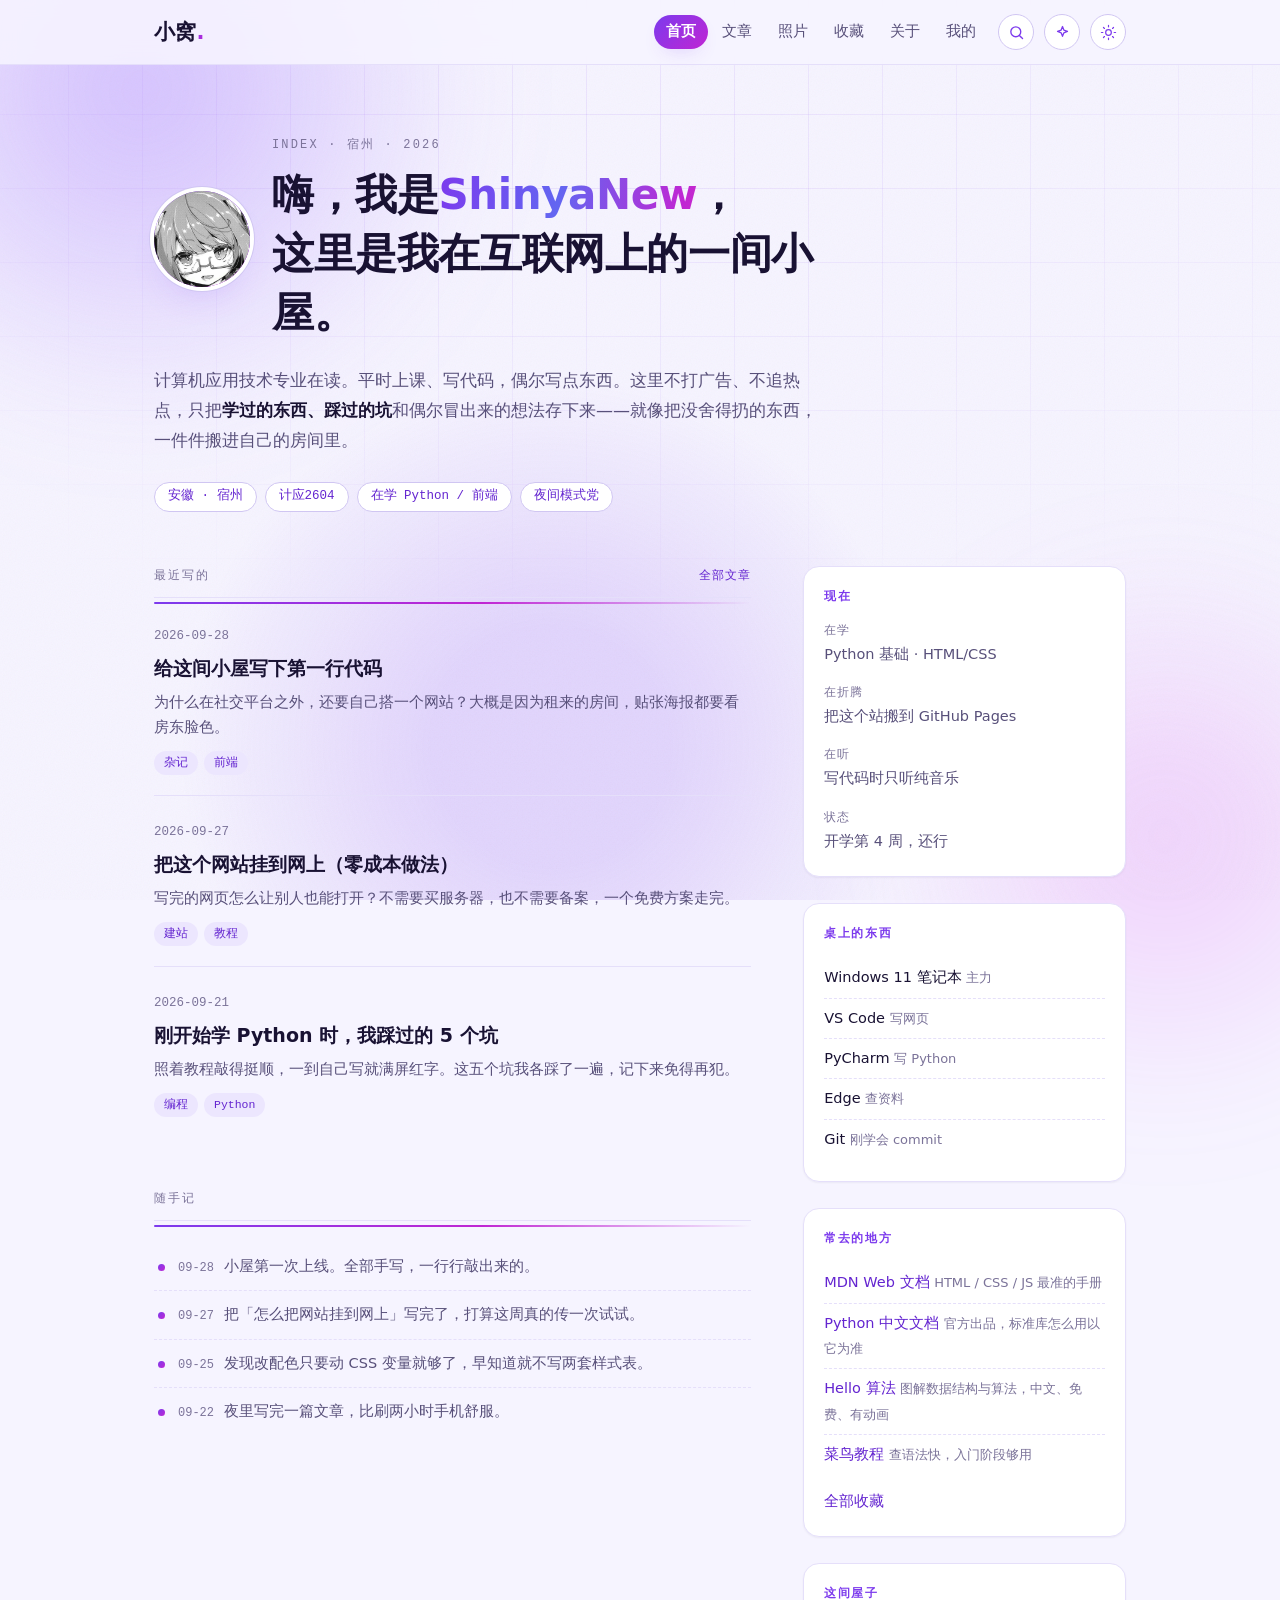
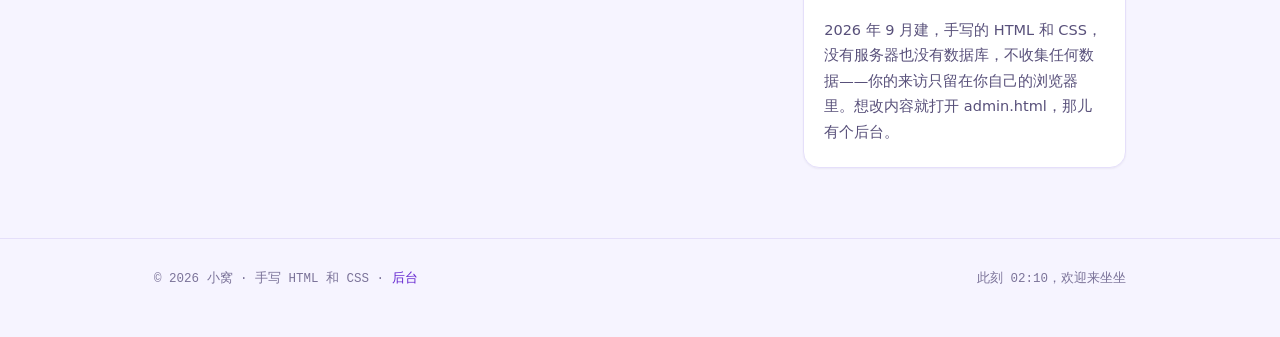
<file: index.html>
<!DOCTYPE html>
<html lang="zh-CN">
<head>
<meta charset="UTF-8">
<meta name="viewport" content="width=device-width, initial-scale=1.0">
<title>小窝 · 一个学生的个人网站</title>
<meta name="description" content="计算机应用技术专业学生的个人网站：学习笔记、踩过的坑、和一些不太正经的杂记。">
<link rel="icon" href="data:image/svg+xml,<svg xmlns='http://www.w3.org/2000/svg' viewBox='0 0 32 32'><rect width='32' height='32' rx='8' fill='%237C3AED'/><path d='M8 16.5 16 10l8 6.5V24a1 1 0 0 1-1 1h-4.5v-5h-5v5H9a1 1 0 0 1-1-1z' fill='%23fff'/></svg>">
<link rel="stylesheet" href="assets/style.css">
<link rel="stylesheet" href="assets/kit.css">
<script>
  /* 在你看到页面前就把主题定好，免得闪一下白 */
  try {
    var saved = localStorage.getItem("hut-theme");
    if (saved === "night") document.documentElement.setAttribute("data-theme", "night");
    else if (!saved && window.matchMedia && window.matchMedia("(prefers-color-scheme: dark)").matches)
      document.documentElement.setAttribute("data-theme", "night");
  } catch (e) {}
</script>
</head>
<body>

<header class="site-head">
  <div class="wrap">
    <a class="brand" href="index.html">小窝<b>.</b></a>
    <nav>
      <a href="index.html" aria-current="page">首页</a>
      <a href="posts.html">文章</a>
      <a href="photos.html">照片</a>
      <a href="links.html">收藏</a>
      <a href="about.html">关于</a>
      <a href="admin.html">我的</a>
      <button class="theme-btn" id="theme-toggle" type="button" aria-label="切换夜间模式">
        <svg class="icon-moon" viewBox="0 0 24 24" fill="none" stroke="currentColor" stroke-width="1.7" stroke-linecap="round" stroke-linejoin="round" aria-hidden="true"><path d="M21 12.8A9 9 0 1 1 11.2 3a7 7 0 0 0 9.8 9.8z"/></svg>
        <svg class="icon-sun" viewBox="0 0 24 24" fill="none" stroke="currentColor" stroke-width="1.7" stroke-linecap="round" stroke-linejoin="round" aria-hidden="true"><circle cx="12" cy="12" r="4"/><path d="M12 2v2M12 20v2M2 12h2M20 12h2M4.9 4.9l1.4 1.4M17.7 17.7l1.4 1.4M19.1 4.9l-1.4 1.4M6.3 17.7l-1.4 1.4"/></svg>
      </button>
    </nav>
  </div>
</header>

<main class="wrap">

  <section class="intro">
    <div class="intro-top">
      <div class="avatar" id="intro-avatar" aria-hidden="true"></div>
      <div class="intro-top-text">
        <p class="eyebrow" id="intro-eyebrow">INDEX · 宿州 · 2026</p>
        <h1 id="intro-title">嗨，我是<b>ShinyaNew</b>，<br>这里是我在互联网上的一间小屋。</h1>
      </div>
    </div>
    <p class="lede" id="intro-text"></p>
    <ul class="facts" id="intro-facts"></ul>
  </section>

  <div class="layout">

    <div class="col-main">

      <section class="block">
        <h2 class="block-title"><span>最近写的</span><a href="posts.html">全部文章</a></h2>
        <ul class="post-list" id="recent-posts"></ul>
      </section>

      <section class="block">
        <h2 class="block-title"><span>随手记</span></h2>
        <ul class="notes" id="notes-list"></ul>
      </section>

    </div>

    <aside class="col-side">

      <div class="card">
        <h3>现在</h3>
        <dl id="now-list"></dl>
      </div>

      <div class="card">
        <h3>桌上的东西</h3>
        <ul class="link-list" id="gear-list"></ul>
      </div>

      <div class="card">
        <h3>常去的地方</h3>
        <ul class="link-list" id="places-list"></ul>
        <p style="margin-top:14px"><a href="links.html">全部收藏</a></p>
      </div>

      <div class="card">
        <h3>这间屋子</h3>
        <p id="house-note"></p>
      </div>

    </aside>

  </div>

</main>

<footer class="site-foot">
  <div class="wrap">
    <span>© <span class="js-year">2026</span> 小窝 · 手写 HTML 和 CSS · <a href="admin.html">后台</a></span>
    <span class="grow">此刻 <span id="now">--:--</span>，欢迎来坐坐</span>
  </div>
</footer>

<script src="assets/site-data.js"></script>
<script src="assets/posts.js"></script>
<script src="assets/site.js"></script>
<script src="assets/kit.js"></script>
</body>
</html>
</file>
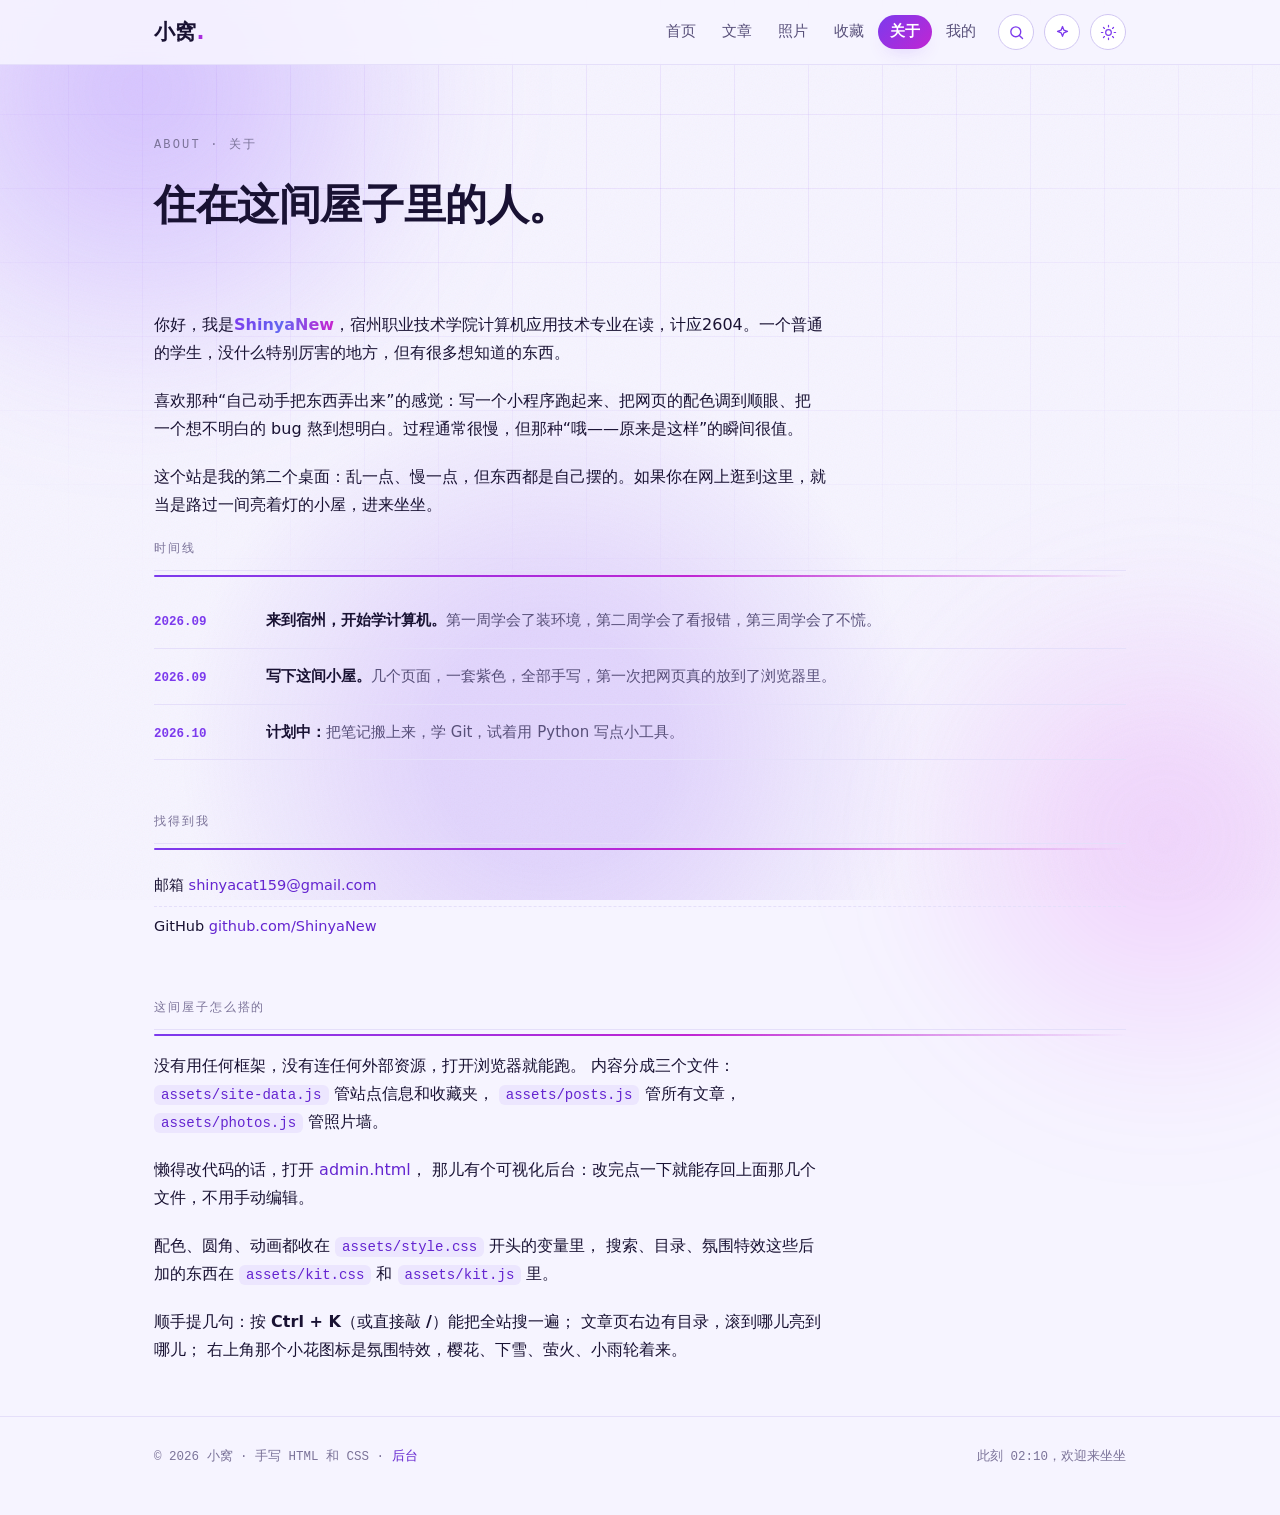
<file: about.html>
<!DOCTYPE html>
<html lang="zh-CN">
<head>
<meta charset="UTF-8">
<meta name="viewport" content="width=device-width, initial-scale=1.0">
<title>关于 · 小窝</title>
<meta name="description" content="关于这个站和住在里面的人。">
<link rel="icon" href="data:image/svg+xml,<svg xmlns='http://www.w3.org/2000/svg' viewBox='0 0 32 32'><rect width='32' height='32' rx='8' fill='%237C3AED'/><path d='M8 16.5 16 10l8 6.5V24a1 1 0 0 1-1 1h-4.5v-5h-5v5H9a1 1 0 0 1-1-1z' fill='%23fff'/></svg>">
<link rel="stylesheet" href="assets/style.css">
<link rel="stylesheet" href="assets/kit.css">
<script>
  try {
    var saved = localStorage.getItem("hut-theme");
    if (saved === "night") document.documentElement.setAttribute("data-theme", "night");
    else if (!saved && window.matchMedia && window.matchMedia("(prefers-color-scheme: dark)").matches)
      document.documentElement.setAttribute("data-theme", "night");
  } catch (e) {}
</script>
</head>
<body>

<header class="site-head">
  <div class="wrap">
    <a class="brand" href="index.html">小窝<b>.</b></a>
    <nav>
      <a href="index.html">首页</a>
      <a href="posts.html">文章</a>
      <a href="photos.html">照片</a>
      <a href="links.html">收藏</a>
      <a href="about.html" aria-current="page">关于</a>
      <a href="admin.html">我的</a>
      <button class="theme-btn" id="theme-toggle" type="button" aria-label="切换夜间模式">
        <svg class="icon-moon" viewBox="0 0 24 24" fill="none" stroke="currentColor" stroke-width="1.7" stroke-linecap="round" stroke-linejoin="round" aria-hidden="true"><path d="M21 12.8A9 9 0 1 1 11.2 3a7 7 0 0 0 9.8 9.8z"/></svg>
        <svg class="icon-sun" viewBox="0 0 24 24" fill="none" stroke="currentColor" stroke-width="1.7" stroke-linecap="round" stroke-linejoin="round" aria-hidden="true"><circle cx="12" cy="12" r="4"/><path d="M12 2v2M12 20v2M2 12h2M20 12h2M4.9 4.9l1.4 1.4M17.7 17.7l1.4 1.4M19.1 4.9l-1.4 1.4M6.3 17.7l-1.4 1.4"/></svg>
      </button>
    </nav>
  </div>
</header>

<main class="wrap">

  <section class="intro tight">
    <p class="eyebrow">ABOUT · 关于</p>
    <h1>住在这间屋子里的人。</h1>
  </section>

  <div class="prose spaced" id="about-paragraphs"></div>

  <section class="block">
    <h2 class="block-title"><span>时间线</span></h2>
    <ul class="timeline" id="about-timeline"></ul>
  </section>

  <section class="block">
    <h2 class="block-title"><span>找得到我</span></h2>
    <ul class="link-list" id="about-contacts"></ul>
  </section>

  <section class="block">
    <h2 class="block-title"><span>这间屋子怎么搭的</span></h2>
    <div class="prose">
      <p>
        没有用任何框架，没有连任何外部资源，打开浏览器就能跑。
        内容分成三个文件：<code>assets/site-data.js</code> 管站点信息和收藏夹，
        <code>assets/posts.js</code> 管所有文章，<code>assets/photos.js</code> 管照片墙。
      </p>
      <p>
        懒得改代码的话，打开 <a href="admin.html">admin.html</a>，
        那儿有个可视化后台：改完点一下就能存回上面那几个文件，不用手动编辑。
      </p>
      <p>
        配色、圆角、动画都收在 <code>assets/style.css</code> 开头的变量里，
        搜索、目录、氛围特效这些后加的东西在 <code>assets/kit.css</code> 和
        <code>assets/kit.js</code> 里。
      </p>
      <p>
        顺手提几句：按 <b>Ctrl + K</b>（或直接敲 <b>/</b>）能把全站搜一遍；
        文章页右边有目录，滚到哪儿亮到哪儿；
        右上角那个小花图标是氛围特效，樱花、下雪、萤火、小雨轮着来。
      </p>
    </div>
  </section>

</main>

<footer class="site-foot">
  <div class="wrap">
    <span>© <span class="js-year">2026</span> 小窝 · 手写 HTML 和 CSS · <a href="admin.html">后台</a></span>
    <span class="grow">此刻 <span id="now">--:--</span>，欢迎来坐坐</span>
  </div>
</footer>

<script src="assets/site-data.js"></script>
<script src="assets/posts.js"></script>
<script src="assets/site.js"></script>
<script src="assets/kit.js"></script>
</body>
</html>
</file>
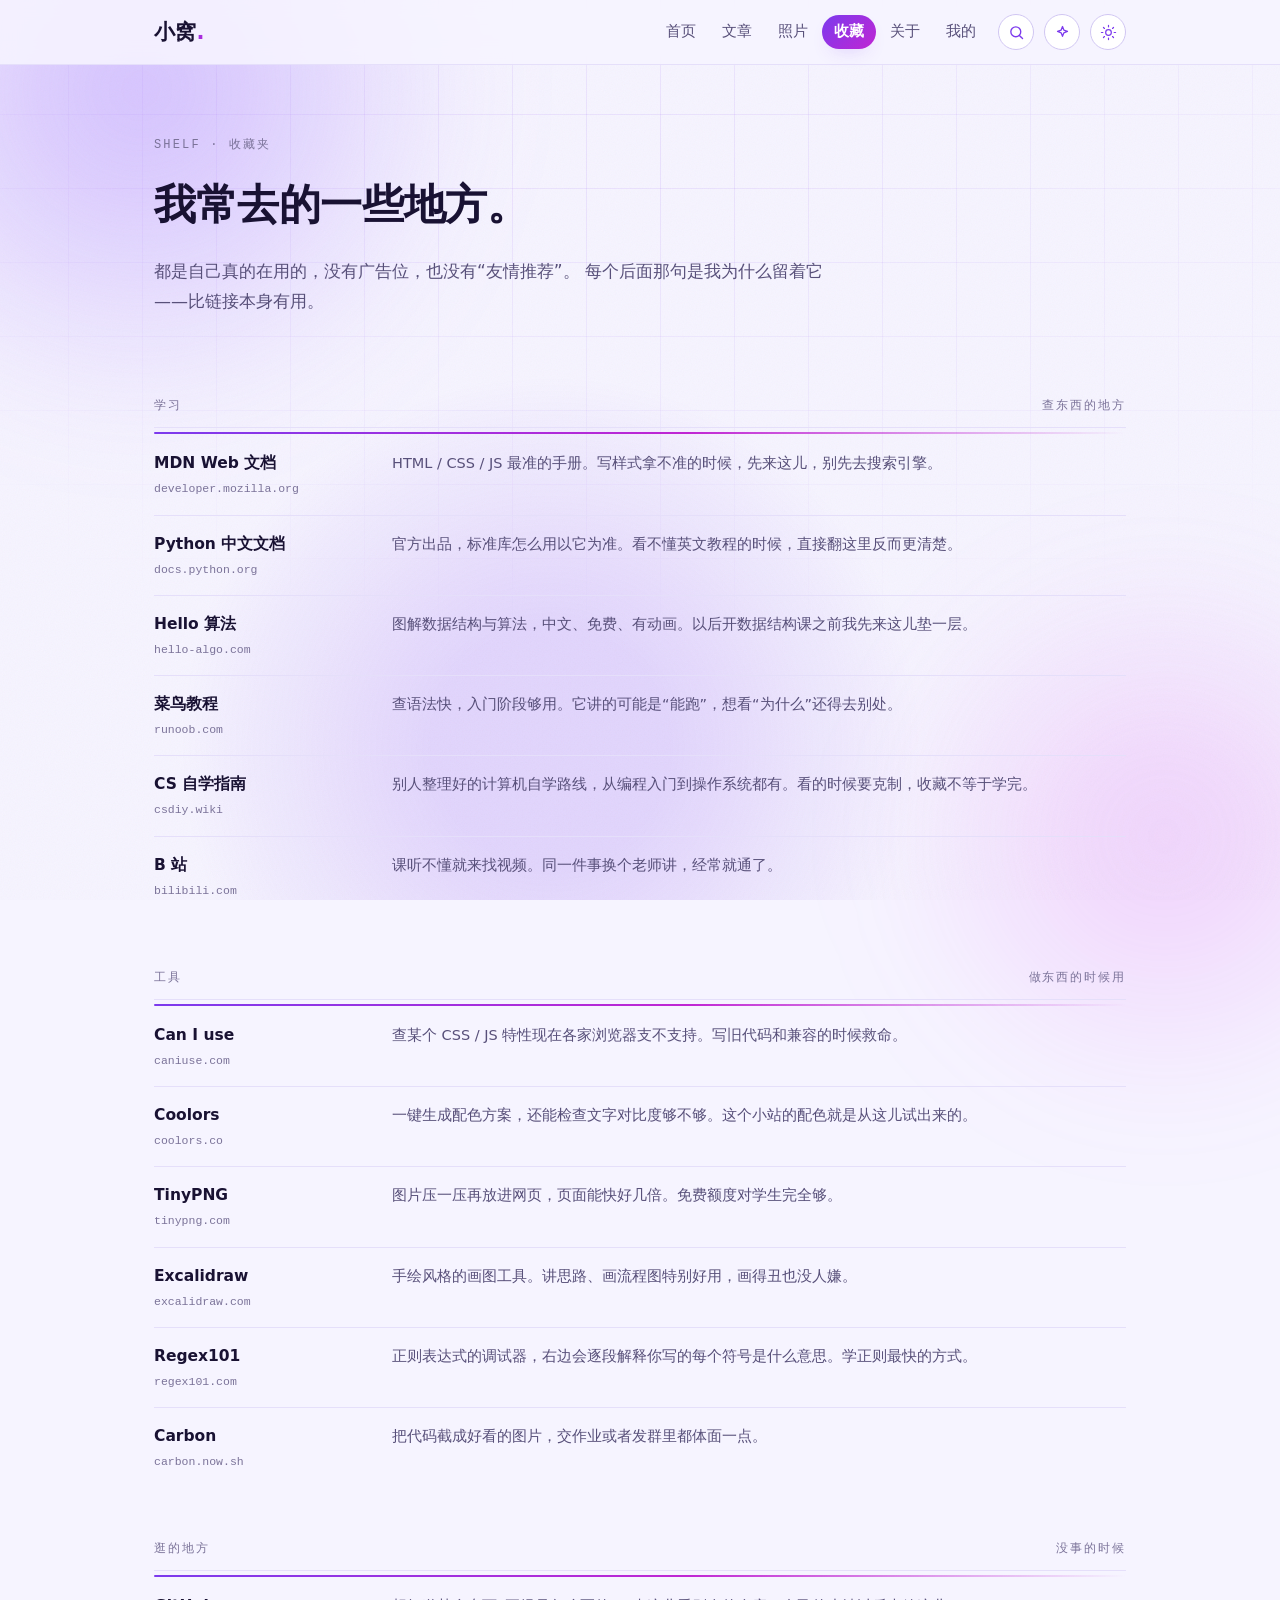
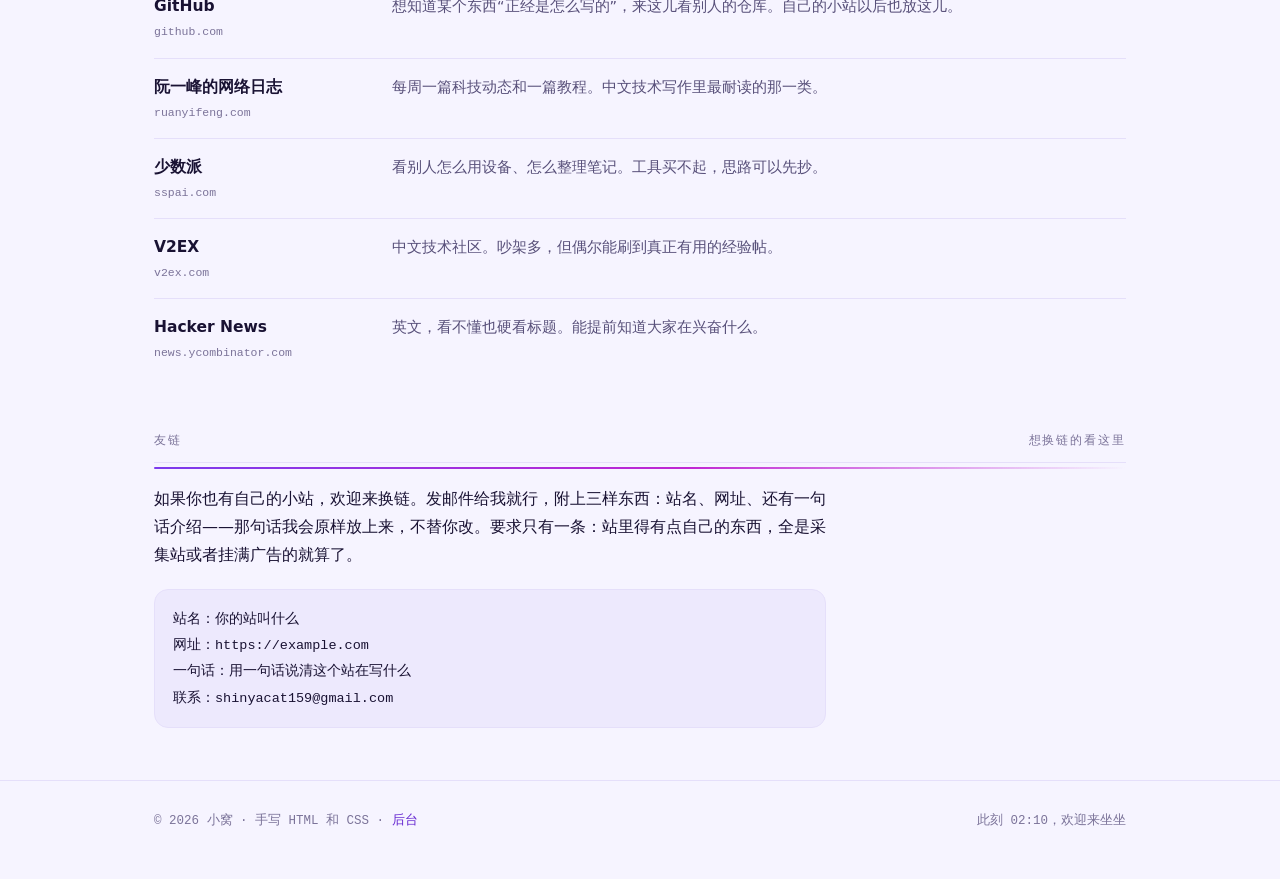
<file: links.html>
<!DOCTYPE html>
<html lang="zh-CN">
<head>
<meta charset="UTF-8">
<meta name="viewport" content="width=device-width, initial-scale=1.0">
<title>收藏夹 · 小窝</title>
<meta name="description" content="自己真的在用的学习网站、工具和常逛的地方。">
<link rel="icon" href="data:image/svg+xml,<svg xmlns='http://www.w3.org/2000/svg' viewBox='0 0 32 32'><rect width='32' height='32' rx='8' fill='%237C3AED'/><path d='M8 16.5 16 10l8 6.5V24a1 1 0 0 1-1 1h-4.5v-5h-5v5H9a1 1 0 0 1-1-1z' fill='%23fff'/></svg>">
<link rel="stylesheet" href="assets/style.css">
<link rel="stylesheet" href="assets/kit.css">
<script>
  try {
    var saved = localStorage.getItem("hut-theme");
    if (saved === "night") document.documentElement.setAttribute("data-theme", "night");
    else if (!saved && window.matchMedia && window.matchMedia("(prefers-color-scheme: dark)").matches)
      document.documentElement.setAttribute("data-theme", "night");
  } catch (e) {}
</script>
</head>
<body>

<header class="site-head">
  <div class="wrap">
    <a class="brand" href="index.html">小窝<b>.</b></a>
    <nav>
      <a href="index.html">首页</a>
      <a href="posts.html">文章</a>
      <a href="photos.html">照片</a>
      <a href="links.html" aria-current="page">收藏</a>
      <a href="about.html">关于</a>
      <a href="admin.html">我的</a>
      <button class="theme-btn" id="theme-toggle" type="button" aria-label="切换夜间模式">
        <svg class="icon-moon" viewBox="0 0 24 24" fill="none" stroke="currentColor" stroke-width="1.7" stroke-linecap="round" stroke-linejoin="round" aria-hidden="true"><path d="M21 12.8A9 9 0 1 1 11.2 3a7 7 0 0 0 9.8 9.8z"/></svg>
        <svg class="icon-sun" viewBox="0 0 24 24" fill="none" stroke="currentColor" stroke-width="1.7" stroke-linecap="round" stroke-linejoin="round" aria-hidden="true"><circle cx="12" cy="12" r="4"/><path d="M12 2v2M12 20v2M2 12h2M20 12h2M4.9 4.9l1.4 1.4M17.7 17.7l1.4 1.4M19.1 4.9l-1.4 1.4M6.3 17.7l-1.4 1.4"/></svg>
      </button>
    </nav>
  </div>
</header>

<main class="wrap">

  <section class="intro tight">
    <p class="eyebrow">SHELF · 收藏夹</p>
    <h1>我常去的一些地方。</h1>
    <p class="lede">
      都是自己真的在用的，没有广告位，也没有“友情推荐”。
      每个后面那句是我为什么留着它——比链接本身有用。
    </p>
  </section>

  <div id="shelf"></div>

  <section class="block">
    <h2 class="block-title"><span>友链</span><span>想换链的看这里</span></h2>
    <div class="prose" id="friend-note"></div>
  </section>

</main>

<footer class="site-foot">
  <div class="wrap">
    <span>© <span class="js-year">2026</span> 小窝 · 手写 HTML 和 CSS · <a href="admin.html">后台</a></span>
    <span class="grow">此刻 <span id="now">--:--</span>，欢迎来坐坐</span>
  </div>
</footer>

<script src="assets/site-data.js"></script>
<script src="assets/posts.js"></script>
<script src="assets/site.js"></script>
<script src="assets/kit.js"></script>
</body>
</html>
</file>
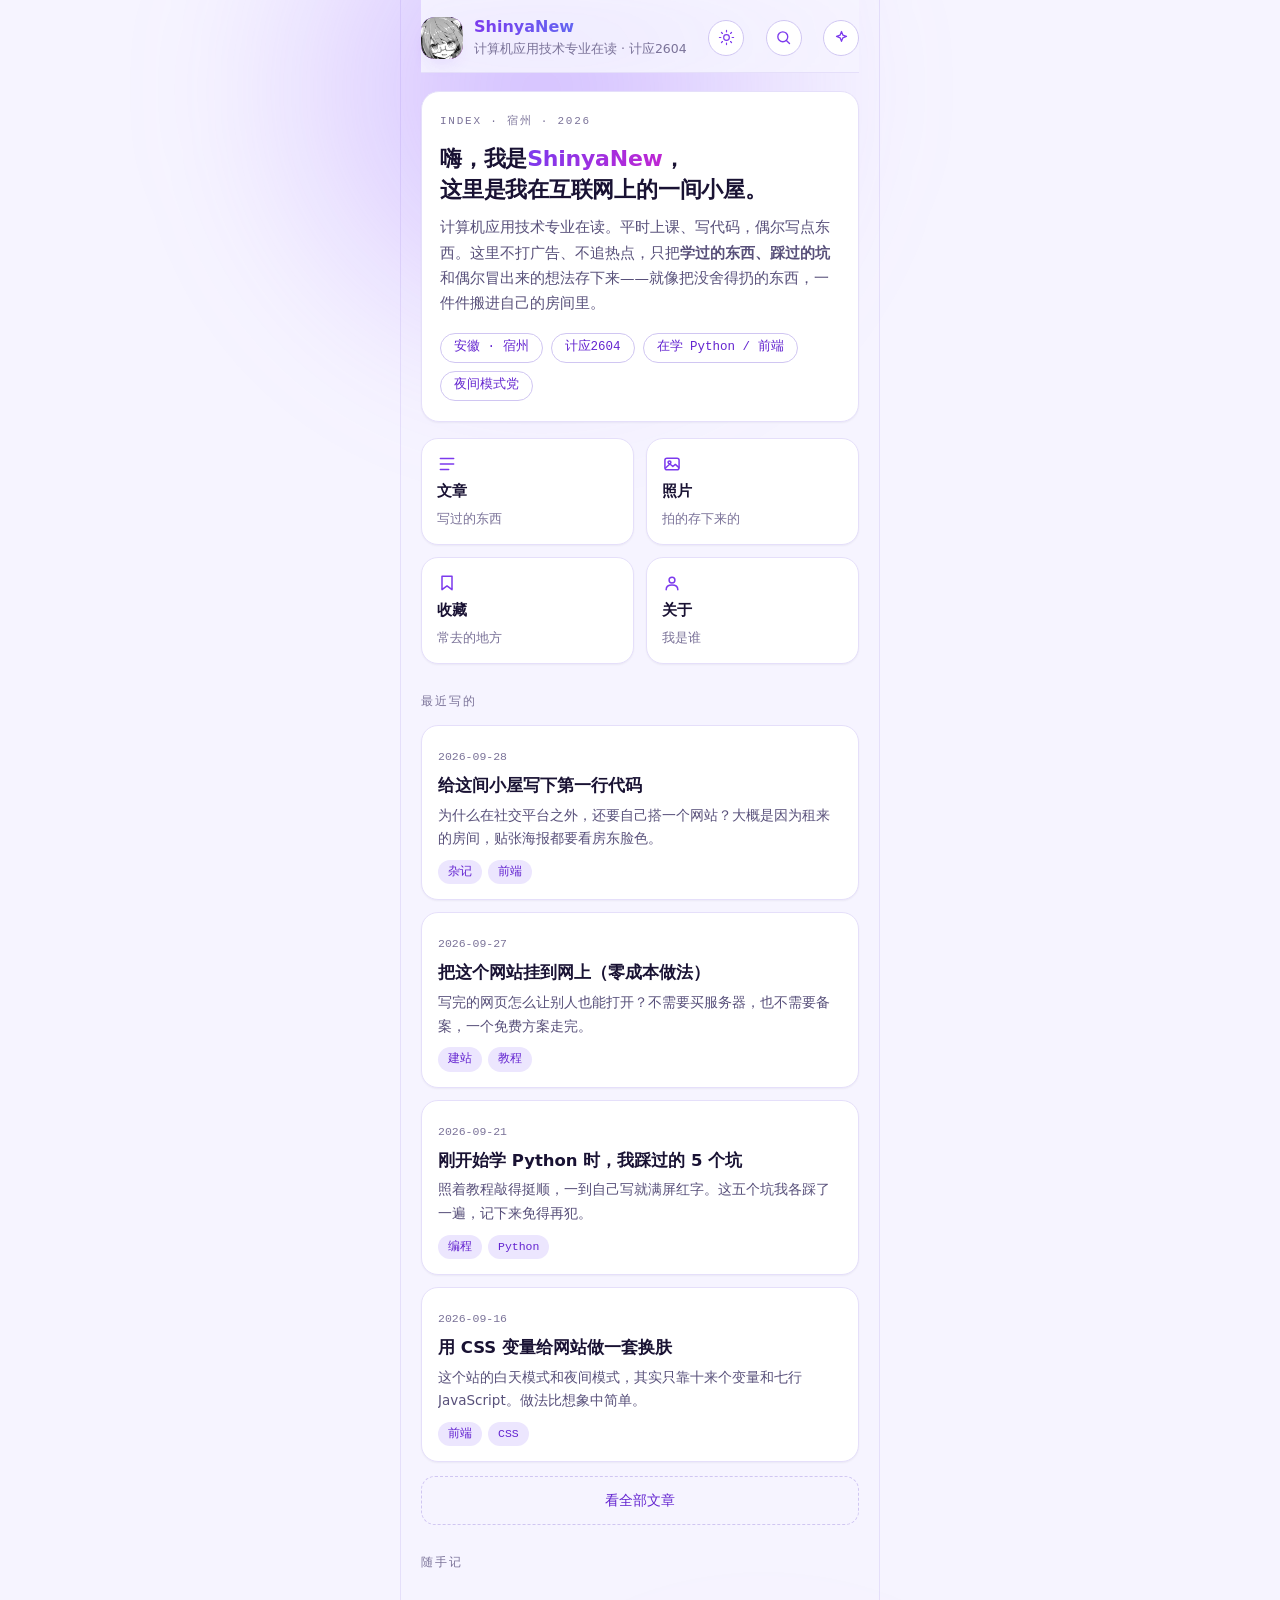
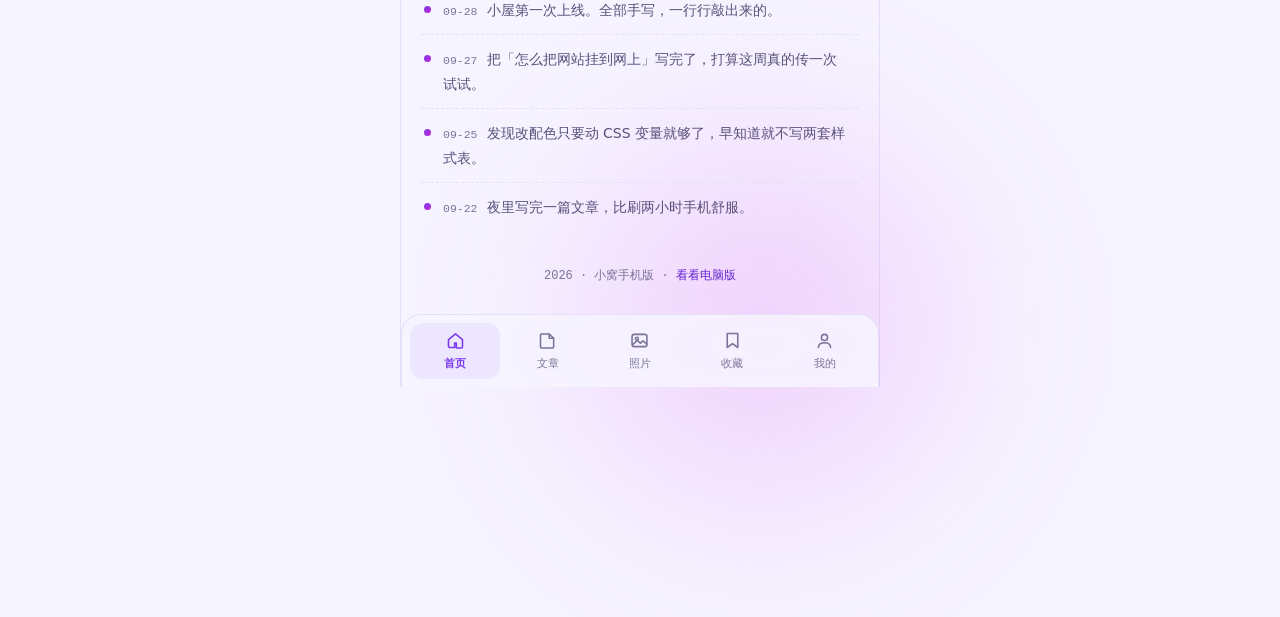
<file: m.html>
<!DOCTYPE html>
<html lang="zh-CN">
<head>
<meta charset="UTF-8">
<meta name="viewport" content="width=device-width, initial-scale=1.0, viewport-fit=cover">
<meta name="theme-color" content="#7C3AED">
<title>小窝 · 手机版</title>
<meta name="description" content="ShinyaNew 的个人小窝，手机版。">
<link rel="icon" href="data:image/svg+xml,<svg xmlns='http://www.w3.org/2000/svg' viewBox='0 0 32 32'><rect width='32' height='32' rx='8' fill='%237C3AED'/><path d='M8 16.5 16 10l8 6.5V24a1 1 0 0 1-1 1h-4.5v-5h-5v5H9a1 1 0 0 1-1-1z' fill='%23fff'/></svg>">
<link rel="stylesheet" href="assets/style.css">
<link rel="stylesheet" href="assets/mobile.css">
<link rel="stylesheet" href="assets/kit.css">
<script>
  try {
    var saved = localStorage.getItem("hut-theme");
    if (saved === "night") document.documentElement.setAttribute("data-theme", "night");
    else if (!saved && window.matchMedia && window.matchMedia("(prefers-color-scheme: dark)").matches)
      document.documentElement.setAttribute("data-theme", "night");
  } catch (e) {}
</script>
</head>
<body class="m-body">

<header class="m-top">
  <div class="m-id">
    <span class="m-avatar" id="m-avatar">S</span>
    <div class="m-id-text">
      <strong id="m-name">ShinyaNew</strong>
      <span id="m-sub">计算机应用技术 · 计应2604</span>
    </div>
  </div>
  <button class="theme-btn" id="theme-toggle" type="button" aria-label="切换夜间模式">
    <svg class="icon-moon" viewBox="0 0 24 24" fill="none" stroke="currentColor" stroke-width="1.7" stroke-linecap="round" stroke-linejoin="round" aria-hidden="true"><path d="M21 12.8A9 9 0 1 1 11.2 3a7 7 0 0 0 9.8 9.8z"/></svg>
    <svg class="icon-sun" viewBox="0 0 24 24" fill="none" stroke="currentColor" stroke-width="1.7" stroke-linecap="round" stroke-linejoin="round" aria-hidden="true"><circle cx="12" cy="12" r="4"/><path d="M12 2v2M12 20v2M2 12h2M20 12h2M4.9 4.9l1.4 1.4M17.7 17.7l1.4 1.4M19.1 4.9l-1.4 1.4M6.3 17.7l-1.4 1.4"/></svg>
  </button>
  <!-- 搜索按钮和氛围特效按钮由 kit.js 塞在这一行 -->
</header>

<main class="m-main">

  <section class="m-card m-hello">
    <p class="m-eyebrow" id="m-eyebrow">INDEX · 宿州 · 2026</p>
    <h1 id="m-hello-title">嗨，我是 ShinyaNew</h1>
    <p id="m-hello-text"></p>
    <ul class="facts" id="m-facts"></ul>
  </section>

  <nav class="m-quick">
    <a href="posts.html">
      <svg viewBox="0 0 24 24" fill="none" stroke="currentColor" stroke-width="1.8" stroke-linecap="round" stroke-linejoin="round" aria-hidden="true"><path d="M4 5.5h16M4 12h16M4 18.5h10"/></svg>
      <b>文章</b><span>写过的东西</span>
    </a>
    <a href="photos.html">
      <svg viewBox="0 0 24 24" fill="none" stroke="currentColor" stroke-width="1.8" stroke-linecap="round" stroke-linejoin="round" aria-hidden="true"><rect x="3.5" y="5" width="17" height="14" rx="2.5"/><circle cx="9" cy="10" r="1.7"/><path d="M4.5 16.5 9.5 12l3.5 3 3-2.5 4 3.5"/></svg>
      <b>照片</b><span>拍的存下来的</span>
    </a>
    <a href="links.html">
      <svg viewBox="0 0 24 24" fill="none" stroke="currentColor" stroke-width="1.8" stroke-linecap="round" stroke-linejoin="round" aria-hidden="true"><path d="M6 4h12v16l-6-4.5L6 20z"/></svg>
      <b>收藏</b><span>常去的地方</span>
    </a>
    <a href="about.html">
      <svg viewBox="0 0 24 24" fill="none" stroke="currentColor" stroke-width="1.8" stroke-linecap="round" stroke-linejoin="round" aria-hidden="true"><circle cx="12" cy="8.5" r="3.5"/><path d="M5 20c0-3.6 3.1-5.5 7-5.5s7 1.9 7 5.5"/></svg>
      <b>关于</b><span>我是谁</span>
    </a>
  </nav>

  <section class="m-sec">
    <h2 class="m-sec-title">最近写的</h2>
    <div class="m-posts" id="m-posts"></div>
    <a class="m-more" href="posts.html">看全部文章</a>
  </section>

  <section class="m-sec">
    <h2 class="m-sec-title">随手记</h2>
    <ul class="m-notes" id="m-notes"></ul>
  </section>

  <p class="m-foot">
    <span class="js-year">2026</span> · 小窝手机版 ·
    <a href="index.html">看看电脑版</a>
  </p>

</main>

<nav class="m-tabbar" aria-label="主导航">
  <a href="m.html" aria-current="page">
    <svg viewBox="0 0 24 24" fill="none" stroke="currentColor" stroke-width="1.8" stroke-linecap="round" stroke-linejoin="round" aria-hidden="true"><path d="M4 11l8-6.5 8 6.5v8a1.5 1.5 0 0 1-1.5 1.5H13v-5.5h-2V20H5.5A1.5 1.5 0 0 1 4 18.5z"/></svg>
    首页
  </a>
  <a href="posts.html">
    <svg viewBox="0 0 24 24" fill="none" stroke="currentColor" stroke-width="1.8" stroke-linecap="round" stroke-linejoin="round" aria-hidden="true"><path d="M5 4.5h9l5 5v10a1 1 0 0 1-1 1H5a1 1 0 0 1-1-1v-14a1 1 0 0 1 1-1z"/><path d="M14 4.5v5h5"/></svg>
    文章
  </a>
  <a href="photos.html">
    <svg viewBox="0 0 24 24" fill="none" stroke="currentColor" stroke-width="1.8" stroke-linecap="round" stroke-linejoin="round" aria-hidden="true"><rect x="3.5" y="5" width="17" height="14" rx="2.5"/><circle cx="9" cy="10" r="1.7"/><path d="M4.5 16.5 9.5 12l3.5 3 3-2.5 4 3.5"/></svg>
    照片
  </a>
  <a href="links.html">
    <svg viewBox="0 0 24 24" fill="none" stroke="currentColor" stroke-width="1.8" stroke-linecap="round" stroke-linejoin="round" aria-hidden="true"><path d="M6 4h12v16l-6-4.5L6 20z"/></svg>
    收藏
  </a>
  <a href="admin.html">
    <svg viewBox="0 0 24 24" fill="none" stroke="currentColor" stroke-width="1.8" stroke-linecap="round" stroke-linejoin="round" aria-hidden="true"><circle cx="12" cy="8.5" r="3.5"/><path d="M5 20c0-3.6 3.1-5.5 7-5.5s7 1.9 7 5.5"/></svg>
    我的
  </a>
</nav>

<script src="assets/site-data.js"></script>
<script src="assets/posts.js"></script>
<script src="assets/mobile.js"></script>
<script src="assets/kit.js"></script>
</body>
</html>
</file>
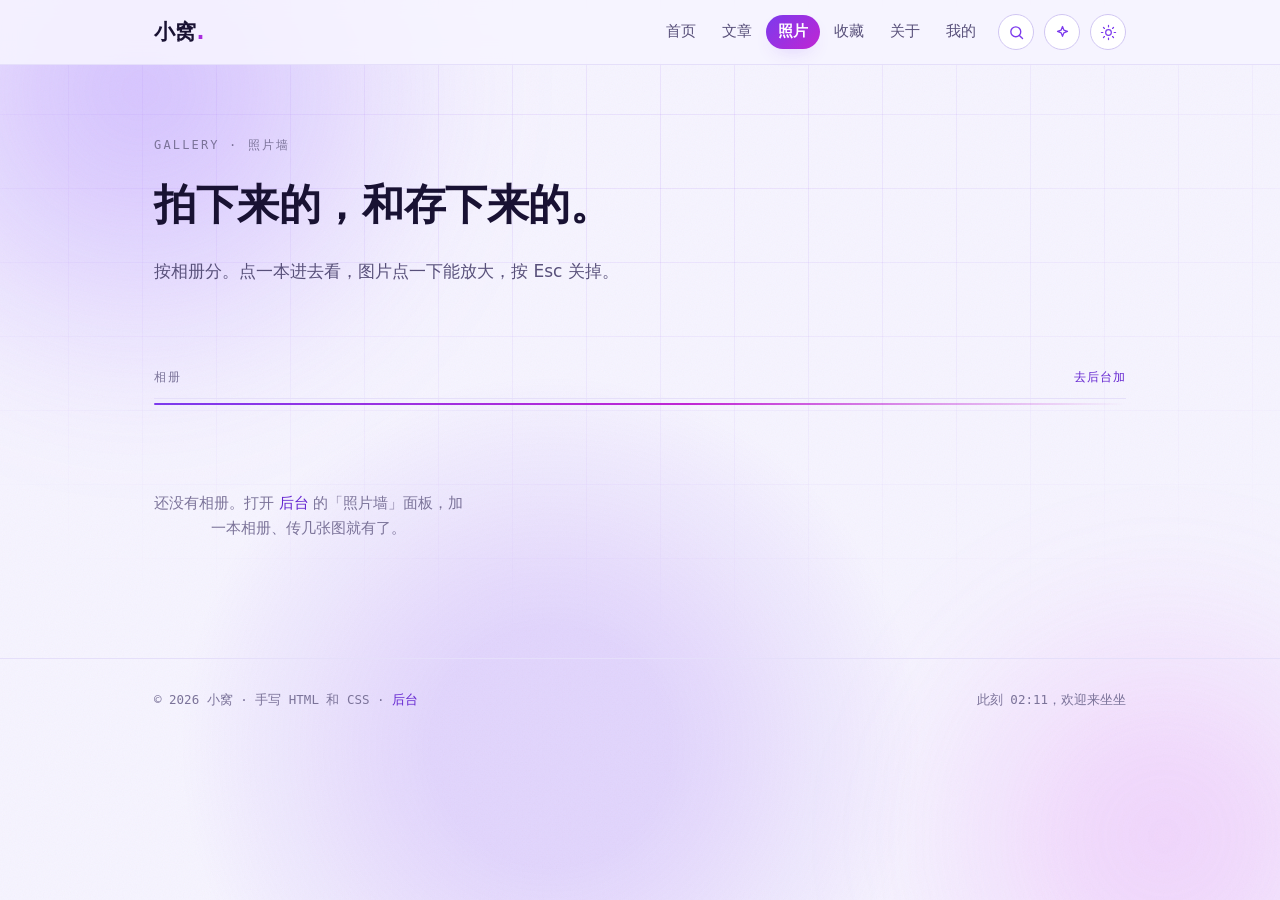
<file: photos.html>
<!DOCTYPE html>
<html lang="zh-CN">
<head>
<meta charset="UTF-8">
<meta name="viewport" content="width=device-width, initial-scale=1.0">
<title>照片墙 · 小窝</title>
<meta name="description" content="小窝的照片墙：按相册收好的图片，点开能放大看。">
<link rel="icon" href="data:image/svg+xml,<svg xmlns='http://www.w3.org/2000/svg' viewBox='0 0 32 32'><rect width='32' height='32' rx='8' fill='%237C3AED'/><path d='M8 16.5 16 10l8 6.5V24a1 1 0 0 1-1 1h-4.5v-5h-5v5H9a1 1 0 0 1-1-1z' fill='%23fff'/></svg>">
<link rel="stylesheet" href="assets/style.css">
<link rel="stylesheet" href="assets/kit.css">
<script>
  try {
    var saved = localStorage.getItem("hut-theme");
    if (saved === "night") document.documentElement.setAttribute("data-theme", "night");
    else if (!saved && window.matchMedia && window.matchMedia("(prefers-color-scheme: dark)").matches)
      document.documentElement.setAttribute("data-theme", "night");
  } catch (e) {}
</script>
</head>
<body>

<header class="site-head">
  <div class="wrap">
    <a class="brand" href="index.html">小窝<b>.</b></a>
    <nav>
      <a href="index.html">首页</a>
      <a href="posts.html">文章</a>
      <a href="photos.html" aria-current="page">照片</a>
      <a href="links.html">收藏</a>
      <a href="about.html">关于</a>
      <a href="admin.html">我的</a>
      <button class="theme-btn" id="theme-toggle" type="button" aria-label="切换夜间模式">
        <svg class="icon-moon" viewBox="0 0 24 24" fill="none" stroke="currentColor" stroke-width="1.7" stroke-linecap="round" stroke-linejoin="round" aria-hidden="true"><path d="M21 12.8A9 9 0 1 1 11.2 3a7 7 0 0 0 9.8 9.8z"/></svg>
        <svg class="icon-sun" viewBox="0 0 24 24" fill="none" stroke="currentColor" stroke-width="1.7" stroke-linecap="round" stroke-linejoin="round" aria-hidden="true"><circle cx="12" cy="12" r="4"/><path d="M12 2v2M12 20v2M2 12h2M20 12h2M4.9 4.9l1.4 1.4M17.7 17.7l1.4 1.4M19.1 4.9l-1.4 1.4M6.3 17.7l-1.4 1.4"/></svg>
      </button>
    </nav>
  </div>
</header>

<main class="wrap" id="photo-wall">

  <section class="intro tight">
    <p class="eyebrow">GALLERY · 照片墙</p>
    <h1>拍下来的，和存下来的。</h1>
    <p class="lede">按相册分。点一本进去看，图片点一下能放大，按 Esc 关掉。</p>
  </section>

  <section class="album-view" id="album-index">
    <h2 class="block-title"><span>相册</span><a href="admin.html">去后台加</a></h2>
    <div class="album-grid" id="album-grid"></div>
  </section>

  <section class="album-view hidden" id="album-detail">
    <a class="album-back" href="photos.html">← 全部相册</a>
    <div class="album-head" id="album-head"></div>
    <div class="photo-grid" id="photo-grid"></div>
  </section>

</main>

<footer class="site-foot">
  <div class="wrap">
    <span>© <span class="js-year">2026</span> 小窝 · 手写 HTML 和 CSS · <a href="admin.html">后台</a></span>
    <span class="grow">此刻 <span id="now">--:--</span>，欢迎来坐坐</span>
  </div>
</footer>

<script src="assets/site-data.js"></script>
<script src="assets/posts.js"></script>
<script src="assets/photos.js"></script>
<script src="assets/site.js"></script>
<script src="assets/kit.js"></script>
<script src="assets/gallery.js"></script>
</body>
</html>
</file>
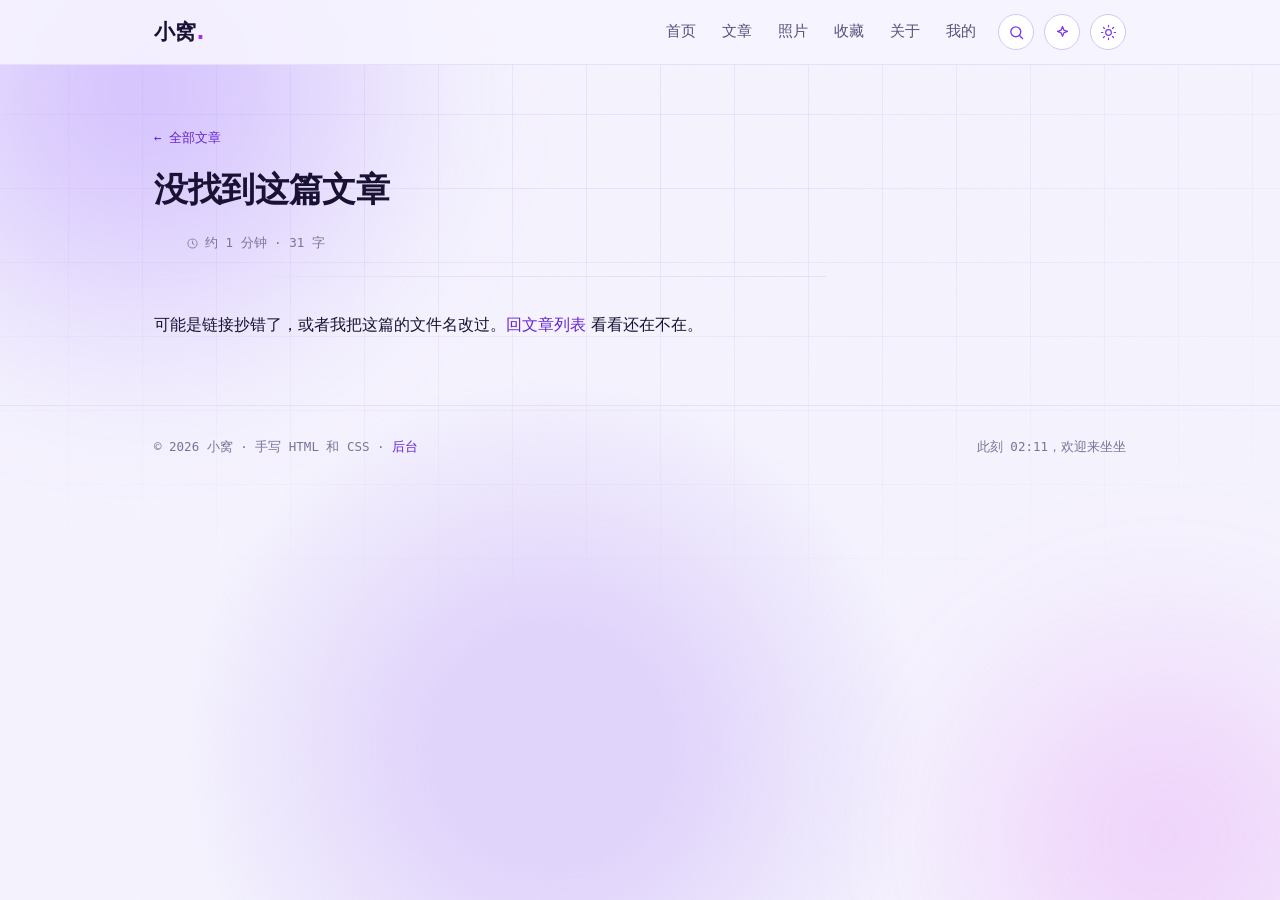
<file: post.html>
<!DOCTYPE html>
<html lang="zh-CN">
<head>
<meta charset="UTF-8">
<meta name="viewport" content="width=device-width, initial-scale=1.0">
<title>文章 · 小窝</title>
<link rel="icon" href="data:image/svg+xml,<svg xmlns='http://www.w3.org/2000/svg' viewBox='0 0 32 32'><rect width='32' height='32' rx='8' fill='%237C3AED'/><path d='M8 16.5 16 10l8 6.5V24a1 1 0 0 1-1 1h-4.5v-5h-5v5H9a1 1 0 0 1-1-1z' fill='%23fff'/></svg>">
<link rel="stylesheet" href="assets/style.css">
<link rel="stylesheet" href="assets/kit.css">
<script>
  try {
    var saved = localStorage.getItem("hut-theme");
    if (saved === "night") document.documentElement.setAttribute("data-theme", "night");
    else if (!saved && window.matchMedia && window.matchMedia("(prefers-color-scheme: dark)").matches)
      document.documentElement.setAttribute("data-theme", "night");
  } catch (e) {}
</script>
</head>
<body>

<header class="site-head">
  <div class="wrap">
    <a class="brand" href="index.html">小窝<b>.</b></a>
    <nav>
      <a href="index.html">首页</a>
      <a href="posts.html">文章</a>
      <a href="photos.html">照片</a>
      <a href="links.html">收藏</a>
      <a href="about.html">关于</a>
      <a href="admin.html">我的</a>
      <button class="theme-btn" id="theme-toggle" type="button" aria-label="切换夜间模式">
        <svg class="icon-moon" viewBox="0 0 24 24" fill="none" stroke="currentColor" stroke-width="1.7" stroke-linecap="round" stroke-linejoin="round" aria-hidden="true"><path d="M21 12.8A9 9 0 1 1 11.2 3a7 7 0 0 0 9.8 9.8z"/></svg>
        <svg class="icon-sun" viewBox="0 0 24 24" fill="none" stroke="currentColor" stroke-width="1.7" stroke-linecap="round" stroke-linejoin="round" aria-hidden="true"><circle cx="12" cy="12" r="4"/><path d="M12 2v2M12 20v2M2 12h2M20 12h2M4.9 4.9l1.4 1.4M17.7 17.7l1.4 1.4M19.1 4.9l-1.4 1.4M6.3 17.7l-1.4 1.4"/></svg>
      </button>
    </nav>
  </div>
</header>

<main class="wrap">
  <div class="post-layout">
    <article>
      <header class="post-head">
        <a class="back-link" href="posts.html">&larr; 全部文章</a>
        <h1 id="post-title">正在打开…</h1>
        <div class="post-meta">
          <time id="post-date"></time>
          <ul class="tags" id="post-tags"></ul>
        </div>
      </header>

      <div class="prose" id="post-body"></div>

      <nav class="post-nav" id="post-nav"></nav>
    </article>

    <aside class="toc-col" aria-label="文章目录"></aside>
  </div>
</main>

<footer class="site-foot">
  <div class="wrap">
    <span>© <span class="js-year">2026</span> 小窝 · 手写 HTML 和 CSS · <a href="admin.html">后台</a></span>
    <span class="grow">此刻 <span id="now">--:--</span>，欢迎来坐坐</span>
  </div>
</footer>

<script src="assets/site-data.js"></script>
<script src="assets/posts.js"></script>
<script src="assets/site.js"></script>
<script src="assets/kit.js"></script>
</body>
</html>
</file>
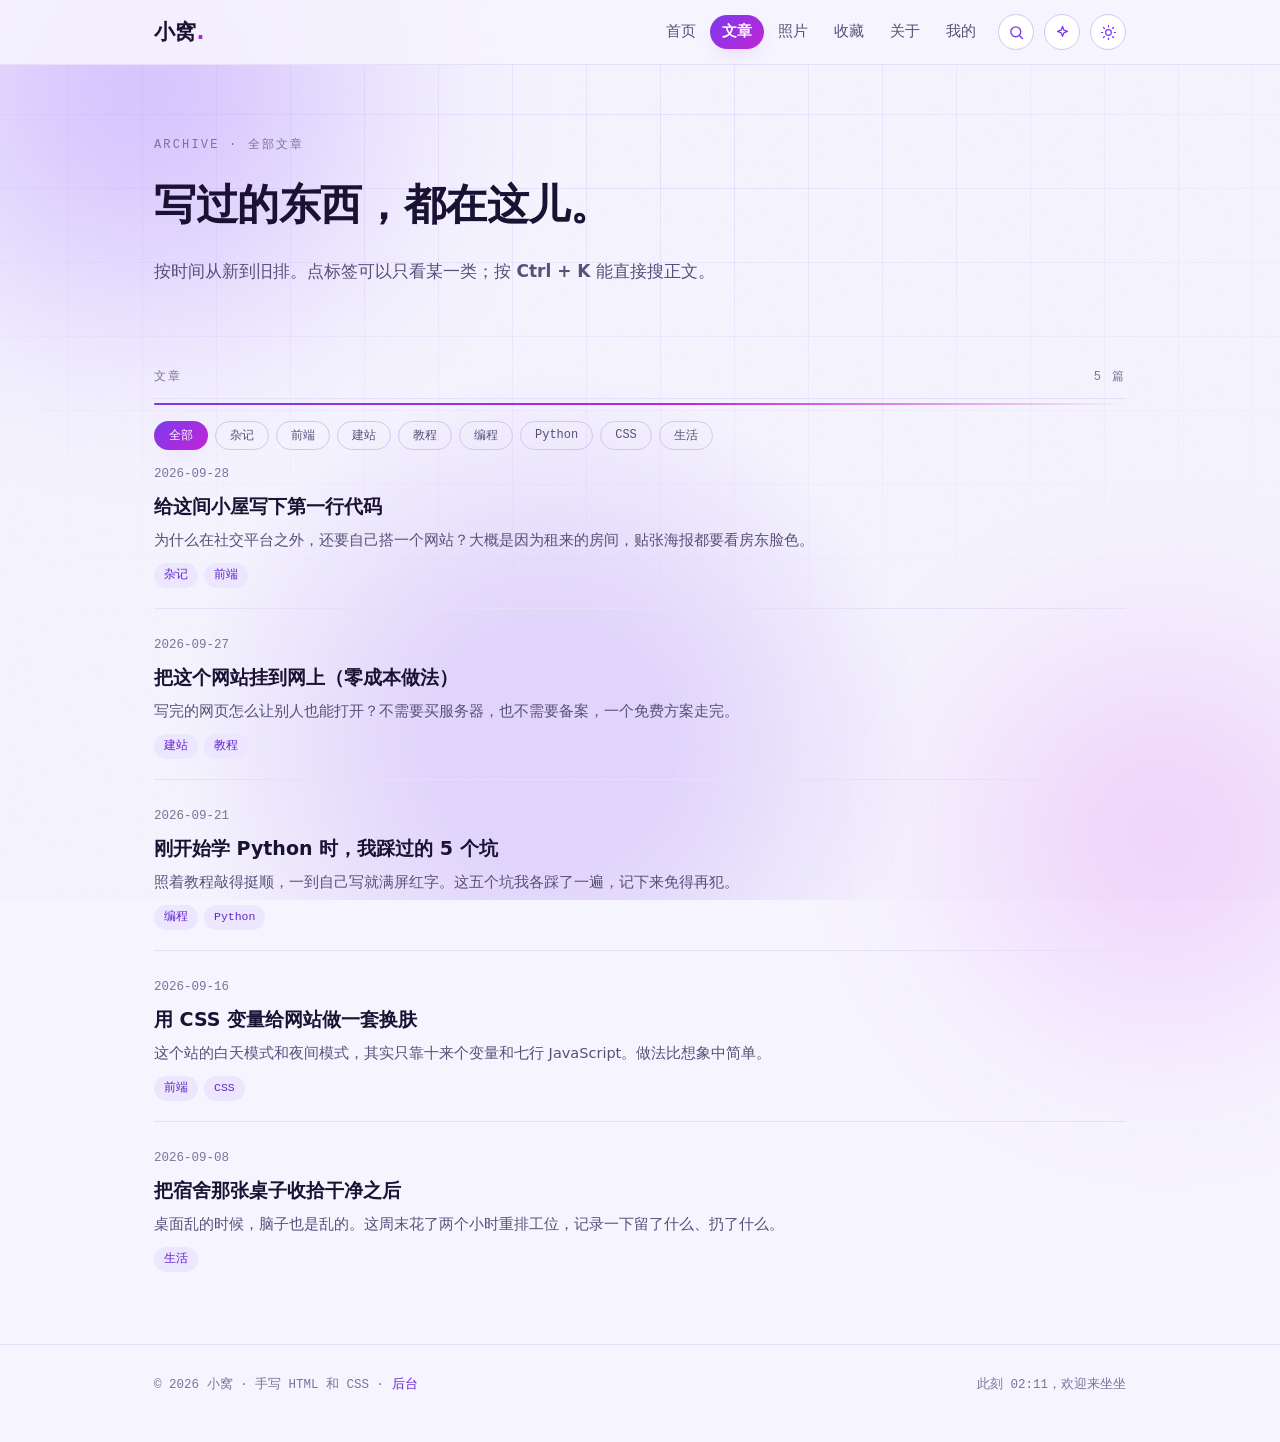
<file: posts.html>
<!DOCTYPE html>
<html lang="zh-CN">
<head>
<meta charset="UTF-8">
<meta name="viewport" content="width=device-width, initial-scale=1.0">
<title>全部文章 · 小窝</title>
<meta name="description" content="小窝里写过的所有文章：学习笔记、踩坑记录和杂记。">
<link rel="icon" href="data:image/svg+xml,<svg xmlns='http://www.w3.org/2000/svg' viewBox='0 0 32 32'><rect width='32' height='32' rx='8' fill='%237C3AED'/><path d='M8 16.5 16 10l8 6.5V24a1 1 0 0 1-1 1h-4.5v-5h-5v5H9a1 1 0 0 1-1-1z' fill='%23fff'/></svg>">
<link rel="stylesheet" href="assets/style.css">
<link rel="stylesheet" href="assets/kit.css">
<script>
  try {
    var saved = localStorage.getItem("hut-theme");
    if (saved === "night") document.documentElement.setAttribute("data-theme", "night");
    else if (!saved && window.matchMedia && window.matchMedia("(prefers-color-scheme: dark)").matches)
      document.documentElement.setAttribute("data-theme", "night");
  } catch (e) {}
</script>
</head>
<body>

<header class="site-head">
  <div class="wrap">
    <a class="brand" href="index.html">小窝<b>.</b></a>
    <nav>
      <a href="index.html">首页</a>
      <a href="posts.html" aria-current="page">文章</a>
      <a href="photos.html">照片</a>
      <a href="links.html">收藏</a>
      <a href="about.html">关于</a>
      <a href="admin.html">我的</a>
      <button class="theme-btn" id="theme-toggle" type="button" aria-label="切换夜间模式">
        <svg class="icon-moon" viewBox="0 0 24 24" fill="none" stroke="currentColor" stroke-width="1.7" stroke-linecap="round" stroke-linejoin="round" aria-hidden="true"><path d="M21 12.8A9 9 0 1 1 11.2 3a7 7 0 0 0 9.8 9.8z"/></svg>
        <svg class="icon-sun" viewBox="0 0 24 24" fill="none" stroke="currentColor" stroke-width="1.7" stroke-linecap="round" stroke-linejoin="round" aria-hidden="true"><circle cx="12" cy="12" r="4"/><path d="M12 2v2M12 20v2M2 12h2M20 12h2M4.9 4.9l1.4 1.4M17.7 17.7l1.4 1.4M19.1 4.9l-1.4 1.4M6.3 17.7l-1.4 1.4"/></svg>
      </button>
    </nav>
  </div>
</header>

<main class="wrap">

  <section class="intro tight">
    <p class="eyebrow">ARCHIVE · 全部文章</p>
    <h1>写过的东西，都在这儿。</h1>
    <p class="lede">按时间从新到旧排。点标签可以只看某一类；按 <b>Ctrl + K</b> 能直接搜正文。</p>
  </section>

  <section class="block">
    <h2 class="block-title"><span>文章</span><span id="post-count"></span></h2>
    <div class="filters" id="filters" role="group" aria-label="按标签筛选"></div>
    <ul class="post-list" id="all-posts"></ul>
  </section>

</main>

<footer class="site-foot">
  <div class="wrap">
    <span>© <span class="js-year">2026</span> 小窝 · 手写 HTML 和 CSS · <a href="admin.html">后台</a></span>
    <span class="grow">此刻 <span id="now">--:--</span>，欢迎来坐坐</span>
  </div>
</footer>

<script src="assets/site-data.js"></script>
<script src="assets/posts.js"></script>
<script src="assets/site.js"></script>
<script src="assets/kit.js"></script>
</body>
</html>
</file>
<file: assets/style.css>
/* =========================================================================
   小窝 · 全站样式
   配色是「正紫 + 品红」那一挂的：白天干净透亮，夜里发光。
   想换色：只改 :root 和 html[data-theme="night"] 里的变量，别处不用动。
   ========================================================================= */

:root {
  /* 白天 */
  --paper:       #F6F4FF;
  --paper-sunk:  #EDE9FD;
  --card:        #FFFFFF;
  --ink:         #191233;
  --ink-2:       #58507A;
  --ink-3:       #7B7399;
  --line:        #E5DFFA;
  --line-strong: #D0C6F2;
  --accent:      #7C3AED;
  --accent-ink:  #6425D0;
  --accent-2:    #C026D3;
  --mark:        #ECE6FE;
  --glow:        rgba(124, 58, 237, .30);
  --blob-1:      rgba(147, 92, 255, .38);
  --blob-2:      rgba(217, 70, 239, .22);
  --shadow-1:    0 1px 2px rgba(25, 18, 51, .05);
  --shadow-2:    0 18px 36px -22px rgba(124, 58, 237, .45);

  --font-sans:  "Segoe UI", -apple-system, BlinkMacSystemFont, "PingFang SC",
                "Hiragino Sans GB", "Microsoft YaHei", system-ui, sans-serif;
  --font-mono:  "Cascadia Mono", Consolas, ui-monospace, "SFMono-Regular",
                Menlo, monospace;

  --w: 1020px;
  --radius: 16px;
  --ease: cubic-bezier(.22, 1, .36, 1);
}

html[data-theme="night"] {
  --paper:       #0F0A1E;
  --paper-sunk:  #0A0716;
  --card:        #1A1332;
  --ink:         #EFEAFE;
  --ink-2:       #A79FC6;
  --ink-3:       #8B82A8;
  --line:        #291F45;
  --line-strong: #3B2E5E;
  --accent:      #A78BFA;
  --accent-ink:  #C9BBFD;
  --accent-2:    #E879F9;
  --mark:        #2A1E4C;
  --glow:        rgba(167, 139, 250, .38);
  --blob-1:      rgba(124, 58, 237, .34);
  --blob-2:      rgba(192, 38, 211, .20);
  --shadow-1:    0 1px 2px rgba(0, 0, 0, .3);
  --shadow-2:    0 18px 40px -20px rgba(124, 58, 237, .55);
}

/* ---------------------------------------------------------------- 基础 */

*, *::before, *::after { box-sizing: border-box; }

html {
  background: var(--paper);
  -webkit-text-size-adjust: 100%;
  scroll-behavior: smooth;
  transition: background-color .45s var(--ease);
}

body {
  margin: 0;
  background: transparent;
  color: var(--ink);
  font-family: var(--font-sans);
  font-size: 16px;
  line-height: 1.75;
  text-wrap: pretty;
  -webkit-font-smoothing: antialiased;
  transition: color .45s var(--ease), opacity .2s ease, transform .2s ease;
}

/* 两团慢慢飘的紫光，全站的"呼吸" */
body::before,
body::after {
  content: "";
  position: fixed;
  z-index: -1;
  pointer-events: none;
  border-radius: 50%;
  filter: blur(60px);
}
body::before {
  width: 54vmax; height: 54vmax;
  left: -16vmax; top: -20vmax;
  background: radial-gradient(circle at 50% 50%, var(--blob-1), transparent 68%);
}
body::after {
  width: 46vmax; height: 46vmax;
  right: -14vmax; bottom: -18vmax;
  background: radial-gradient(circle at 50% 50%, var(--blob-2), transparent 68%);
}

@media (prefers-reduced-motion: no-preference) {
  body::before { animation: drift-a 26s ease-in-out infinite alternate; }
  body::after  { animation: drift-b 32s ease-in-out infinite alternate; }
}

a {
  color: var(--accent-ink);
  text-decoration: none;
  transition: color .2s ease;
}
a:hover { color: var(--accent-2); }

:focus-visible {
  outline: 2px solid var(--accent);
  outline-offset: 3px;
  border-radius: 6px;
}

img { max-width: 100%; height: auto; display: block; }
hr { border: 0; border-top: 1px solid var(--line); margin: 40px 0; }

.wrap { max-width: var(--w); margin: 0 auto; padding: 0 24px; }

/* 页面切换：点链接时整页轻轻淡出 */
body.leaving { opacity: 0; transform: translateY(-8px) scale(.994); }

/* 顶部滚动进度条 */
.progress {
  position: fixed;
  top: 0; left: 0;
  height: 3px;
  width: 0;
  z-index: 60;
  border-radius: 0 3px 3px 0;
  background: linear-gradient(90deg, var(--accent), var(--accent-2));
  box-shadow: 0 0 14px var(--glow);
  transition: width .1s linear;
}

/* ---------------------------------------------------------------- 站头 */

.site-head {
  border-bottom: 1px solid var(--line);
  background: color-mix(in srgb, var(--paper) 88%, transparent);
  backdrop-filter: blur(10px);
  position: sticky;
  top: 0;
  z-index: 20;
  transition: background-color .45s var(--ease), border-color .45s var(--ease);
}

.site-head .wrap {
  display: flex;
  align-items: center;
  gap: 20px;
  min-height: 64px;
}

.brand {
  font-size: 21px;
  font-weight: 800;
  letter-spacing: .01em;
  color: var(--ink);
  white-space: nowrap;
  transition: transform .3s var(--ease);
}
.brand:hover { transform: translateY(-1px); }
.brand b {
  background: linear-gradient(120deg, var(--accent), var(--accent-2));
  -webkit-background-clip: text;
  background-clip: text;
  color: transparent;
  font-weight: 800;
}

.site-head nav {
  position: relative;
  margin-left: auto;
  display: flex;
  align-items: center;
  gap: 2px;
}

.nav-pill {
  position: absolute;
  top: 50%; left: 0;
  height: 34px; width: 0;
  transform: translateY(-50%);
  border-radius: 100px;
  background: linear-gradient(135deg, var(--accent), var(--accent-2));
  box-shadow: 0 8px 20px -10px var(--glow);
  pointer-events: none;
  opacity: 0;
  transition: transform .5s var(--ease), width .5s var(--ease), opacity .3s ease;
}
.nav-pill.ready { opacity: 1; }

.site-head nav a {
  position: relative;
  z-index: 1;
  color: var(--ink-2);
  font-size: 14.5px;
  padding: 7px 12px;
  border-radius: 100px;
  transition: color .25s ease;
}
.site-head nav a:hover { color: var(--accent-ink); }
.site-head nav a[aria-current="page"] { color: #fff; font-weight: 600; }

.theme-btn {
  margin-left: 8px;
  width: 36px; height: 36px;
  display: grid; place-items: center;
  background: var(--card);
  border: 1px solid var(--line-strong);
  border-radius: 50%;
  color: var(--accent);
  cursor: pointer;
  padding: 0;
  transition: transform .5s var(--ease), border-color .25s, box-shadow .3s, background-color .45s;
}
.theme-btn:hover {
  transform: rotate(-18deg) scale(1.06);
  border-color: var(--accent);
  box-shadow: 0 0 0 5px var(--mark), 0 10px 20px -12px var(--glow);
}
.theme-btn svg { width: 17px; height: 17px; transition: transform .5s var(--ease); }
html[data-theme="night"] .theme-btn .icon-sun,
html:not([data-theme="night"]) .theme-btn .icon-moon { display: none; }

/* ---------------------------------------------------------------- 首屏 */

.intro { padding: 70px 0 54px; max-width: 42em; }

.eyebrow {
  font-family: var(--font-mono);
  font-size: 12px;
  letter-spacing: .18em;
  text-transform: uppercase;
  color: var(--ink-3);
  margin: 0 0 20px;
}

.intro h1 {
  font-weight: 800;
  font-size: clamp(28px, 4.4vw, 42px);
  line-height: 1.4;
  letter-spacing: -.01em;
  margin: 0 0 22px;
}
.intro h1 b {
  font-weight: 800;
  background: linear-gradient(100deg, var(--accent), var(--accent-2), var(--accent));
  background-size: 260% 100%;
  -webkit-background-clip: text;
  background-clip: text;
  color: transparent;
}
@media (prefers-reduced-motion: no-preference) {
  .intro h1 b { animation: hue-slide 9s linear infinite; }
}

.intro .lede {
  font-size: 17px;
  color: var(--ink-2);
  margin: 0 0 26px;
}
.intro .lede strong { color: var(--ink); font-weight: 700; }

.facts { list-style: none; display: flex; flex-wrap: wrap; gap: 8px; padding: 0; margin: 0; }
.facts li {
  font-family: var(--font-mono);
  font-size: 12.5px;
  color: var(--accent-ink);
  border: 1px solid var(--line-strong);
  background: var(--card);
  border-radius: 100px;
  padding: 3px 13px;
  transition: transform .3s var(--ease), box-shadow .3s, border-color .3s;
}
.facts li:hover {
  transform: translateY(-2px);
  border-color: var(--accent);
  box-shadow: 0 8px 18px -12px var(--glow);
}

/* ---------------------------------------------------------------- 两栏 */

.layout {
  display: grid;
  grid-template-columns: minmax(0, 1.85fr) minmax(0, 1fr);
  gap: 52px;
  align-items: start;
  padding-bottom: 24px;
}

section.block { margin-bottom: 52px; }

h2.block-title {
  font-family: var(--font-mono);
  font-size: 12px;
  letter-spacing: .16em;
  text-transform: uppercase;
  color: var(--ink-3);
  font-weight: 400;
  margin: 0 0 22px;
  padding-bottom: 10px;
  border-bottom: 1px solid var(--line);
  display: flex;
  justify-content: space-between;
  align-items: baseline;
  gap: 12px;
}
h2.block-title a { font-size: 12px; letter-spacing: .08em; }

/* ------------------------------------------------------------ 文章列表 */

.post-list { list-style: none; padding: 0; margin: 0; }

.post-item {
  padding: 20px 0;
  border-bottom: 1px solid var(--line);
  transition: transform .35s var(--ease), border-color .35s;
}
.post-item:first-child { padding-top: 0; }
.post-item:last-child { border-bottom: 0; }
.post-item:hover { transform: translateX(7px); border-color: var(--line-strong); }

.post-item time {
  font-family: var(--font-mono);
  font-size: 12.5px;
  color: var(--ink-3);
}

.post-item h3 {
  font-weight: 700;
  font-size: 19px;
  line-height: 1.5;
  margin: 6px 0 8px;
}
.post-item h3 a { color: var(--ink); transition: color .2s ease; }
.post-item h3 a:hover { color: var(--accent); }

.post-item p { margin: 0 0 10px; color: var(--ink-2); font-size: 14.5px; }

.tags { list-style: none; display: flex; flex-wrap: wrap; gap: 6px; padding: 0; margin: 0; }
.tags li {
  font-family: var(--font-mono);
  font-size: 11.5px;
  color: var(--accent-ink);
  background: var(--mark);
  border-radius: 100px;
  padding: 2px 10px;
  transition: transform .3s var(--ease), background-color .3s;
}
.tags li:hover { transform: translateY(-2px); }

.filters { display: flex; flex-wrap: wrap; gap: 7px; margin: 0 0 8px; }
.filters button {
  font-family: var(--font-mono);
  font-size: 12px;
  color: var(--ink-2);
  background: transparent;
  border: 1px solid var(--line-strong);
  border-radius: 100px;
  padding: 5px 14px;
  cursor: pointer;
  transition: transform .3s var(--ease), color .25s, background .3s, border-color .25s, box-shadow .3s;
}
.filters button:hover { color: var(--accent-ink); transform: translateY(-2px); }
.filters button[aria-pressed="true"] {
  background: linear-gradient(135deg, var(--accent), var(--accent-2));
  border-color: transparent;
  color: #fff;
  box-shadow: 0 10px 22px -12px var(--glow);
}

/* ------------------------------------------------------------ 随手记 */

.notes { list-style: none; padding: 0; margin: 0; }
.notes li {
  padding: 11px 0 11px 24px;
  position: relative;
  border-bottom: 1px dashed var(--line);
  font-size: 14.5px;
  color: var(--ink-2);
  transition: transform .3s var(--ease), color .3s;
}
.notes li:last-child { border-bottom: 0; }
.notes li:hover { transform: translateX(6px); color: var(--ink); }
.notes li::before {
  content: "";
  position: absolute;
  left: 4px; top: 21px;
  width: 7px; height: 7px;
  border-radius: 50%;
  background: linear-gradient(135deg, var(--accent), var(--accent-2));
  transition: box-shadow .3s, transform .3s var(--ease);
}
.notes li:hover::before { box-shadow: 0 0 0 4px var(--mark); transform: scale(1.15); }
.notes time {
  font-family: var(--font-mono);
  font-size: 12px;
  color: var(--ink-3);
  margin-right: 10px;
}

/* ---------------------------------------------------------------- 侧栏 */

.col-side { display: flex; flex-direction: column; gap: 26px; }

.card {
  position: relative;
  border: 1px solid var(--line);
  background: var(--card);
  border-radius: var(--radius);
  padding: 20px 20px 22px;
  box-shadow: var(--shadow-1);
  transition: transform .4s var(--ease), box-shadow .4s var(--ease),
              border-color .3s, background-color .45s var(--ease);
}
.card:hover {
  transform: translateY(-4px);
  border-color: var(--line-strong);
  box-shadow: var(--shadow-1), var(--shadow-2);
}
.card h3 {
  font-family: var(--font-mono);
  font-size: 11.5px;
  letter-spacing: .14em;
  text-transform: uppercase;
  color: var(--accent);
  font-weight: 600;
  margin: 0 0 14px;
}
.card p { margin: 0 0 10px; font-size: 14.5px; color: var(--ink-2); }
.card p:last-child { margin-bottom: 0; }
.card dl { margin: 0; font-size: 14.5px; }
.card dt { color: var(--ink-3); font-family: var(--font-mono); font-size: 12px; letter-spacing: .06em; }
.card dd { margin: 0 0 16px; color: var(--ink-2); }
.card dd:last-child { margin-bottom: 0; }

.link-list { list-style: none; padding: 0; margin: 0; font-size: 14.5px; }
.link-list li {
  padding: 7px 0;
  border-bottom: 1px dashed var(--line);
  transition: transform .3s var(--ease);
}
.link-list li:last-child { border-bottom: 0; }
.link-list li:hover { transform: translateX(5px); }
.link-list span { color: var(--ink-3); font-size: 13px; }

/* ---------------------------------------------------------------- 正文 */

.prose { max-width: 42em; }
.prose p { margin: 0 0 20px; }
.prose h2 {
  font-weight: 800;
  font-size: 22px;
  margin: 44px 0 16px;
  padding-bottom: 8px;
  border-bottom: 1px solid var(--line);
}
.prose h3 { font-size: 17.5px; font-weight: 700; margin: 32px 0 12px; }
.prose ul, .prose ol { padding-left: 1.3em; margin: 0 0 20px; }
.prose li { margin-bottom: 8px; }
.prose blockquote {
  margin: 0 0 20px;
  padding: 14px 20px;
  border-radius: 12px;
  background: var(--mark);
  color: var(--ink-2);
}
.prose blockquote p:last-child { margin-bottom: 0; }
.prose code {
  font-family: var(--font-mono);
  font-size: .88em;
  background: var(--mark);
  color: var(--accent-ink);
  padding: 2px 7px;
  border-radius: 6px;
}
.prose pre {
  background: var(--paper-sunk);
  border: 1px solid var(--line);
  border-radius: 14px;
  padding: 16px 18px;
  overflow-x: auto;
  margin: 0 0 22px;
  line-height: 1.65;
}
.prose pre code { background: none; color: var(--ink); padding: 0; font-size: 13.5px; }

/* 文章页头部 */
.post-head { padding: 58px 0 34px; max-width: 42em; }
.post-head h1 {
  font-weight: 800;
  font-size: clamp(25px, 3.6vw, 34px);
  line-height: 1.45;
  letter-spacing: -.01em;
  margin: 14px 0 18px;
}
.post-meta {
  font-family: var(--font-mono);
  font-size: 12.5px;
  color: var(--ink-3);
  display: flex;
  flex-wrap: wrap;
  gap: 8px 16px;
  align-items: center;
  padding-bottom: 22px;
  border-bottom: 1px solid var(--line);
}

.back-link { font-family: var(--font-mono); font-size: 12.5px; display: inline-block; transition: transform .3s var(--ease); }
.back-link:hover { transform: translateX(-4px); }

/* 关于页 */
.timeline { list-style: none; padding: 0; margin: 0; }
.timeline li {
  display: grid;
  grid-template-columns: 92px minmax(0, 1fr);
  gap: 20px;
  padding: 14px 0;
  border-bottom: 1px solid var(--line);
  transition: transform .3s var(--ease), border-color .3s;
}
.timeline li:hover { transform: translateX(6px); border-color: var(--line-strong); }
.timeline time {
  font-family: var(--font-mono);
  font-size: 12.5px;
  color: var(--accent);
  font-weight: 600;
  padding-top: 5px;
}
.timeline p { margin: 0; color: var(--ink-2); font-size: 15px; }
.timeline strong { color: var(--ink); font-weight: 700; }

/* ------------------------------------------------------ 收藏夹页面 */

.fav-list { list-style: none; padding: 0; margin: 0; }

.fav-list > li {
  display: grid;
  grid-template-columns: 210px minmax(0, 1fr);
  gap: 4px 28px;
  align-items: baseline;
  padding: 15px 0;
  border-bottom: 1px solid var(--line);
  transition: transform .35s var(--ease), border-color .35s;
}
.fav-list > li:first-child { padding-top: 0; }
.fav-list > li:last-child { border-bottom: 0; }
.fav-list > li:hover { transform: translateX(7px); border-color: var(--line-strong); }

.fav-head { display: flex; flex-direction: column; gap: 2px; }
.fav-head a { font-size: 15.5px; font-weight: 600; color: var(--ink); }
.fav-head a:hover { color: var(--accent); }
.fav-url {
  font-family: var(--font-mono);
  font-size: 11.5px;
  color: var(--ink-3);
  word-break: break-all;
}
.fav-note { margin: 0; font-size: 14.5px; color: var(--ink-2); }

/* ---------------------------------------------------------------- 页脚 */

.site-foot {
  border-top: 1px solid var(--line);
  margin-top: 46px;
  padding: 30px 0 46px;
}
.site-foot .wrap {
  display: flex;
  flex-wrap: wrap;
  gap: 10px 26px;
  align-items: baseline;
  font-family: var(--font-mono);
  font-size: 12.5px;
  color: var(--ink-3);
}
.site-foot .grow { margin-left: auto; }

/* ------------------------------------------------------ 回到顶部按钮 */

.to-top {
  position: fixed;
  right: 22px; bottom: 22px;
  width: 44px; height: 44px;
  display: grid; place-items: center;
  border: 1px solid var(--line-strong);
  border-radius: 50%;
  background: var(--card);
  color: var(--accent);
  cursor: pointer;
  z-index: 50;
  opacity: 0;
  transform: translateY(14px) scale(.88);
  pointer-events: none;
  box-shadow: var(--shadow-1);
  transition: opacity .35s ease, transform .45s var(--ease), box-shadow .35s, border-color .3s;
}
.to-top.show { opacity: 1; transform: none; pointer-events: auto; }
.to-top:hover {
  border-color: var(--accent);
  box-shadow: 0 0 0 5px var(--mark), 0 14px 26px -14px var(--glow);
}
.to-top svg { width: 18px; height: 18px; }

/* ---------------------------------------------------------------- 动画 */

@keyframes rise {
  from { opacity: 0; transform: translateY(16px); }
  to   { opacity: 1; transform: none; }
}
@keyframes drift-a {
  from { transform: translate3d(0, 0, 0) scale(1); }
  to   { transform: translate3d(6vmax, 4vmax, 0) scale(1.12); }
}
@keyframes drift-b {
  from { transform: translate3d(0, 0, 0) scale(1.08); }
  to   { transform: translate3d(-5vmax, -4vmax, 0) scale(1); }
}
@keyframes hue-slide {
  from { background-position: 0% 50%; }
  to   { background-position: 260% 50%; }
}

@media (prefers-reduced-motion: no-preference) {
  .intro > *,
  .layout > *,
  section.block {
    animation: rise .7s var(--ease) both;
  }
  .intro > *:nth-child(1) { animation-delay: .02s; }
  .intro > *:nth-child(2) { animation-delay: .08s; }
  .intro > *:nth-child(3) { animation-delay: .14s; }
  .intro > *:nth-child(4) { animation-delay: .20s; }
  .layout > *:nth-child(1) { animation-delay: .16s; }
  .layout > *:nth-child(2) { animation-delay: .24s; }

  .post-list .post-item { animation: rise .6s var(--ease) both; }
  .post-list .post-item:nth-child(1) { animation-delay: .08s; }
  .post-list .post-item:nth-child(2) { animation-delay: .14s; }
  .post-list .post-item:nth-child(3) { animation-delay: .20s; }
  .post-list .post-item:nth-child(4) { animation-delay: .26s; }
  .post-list .post-item:nth-child(5) { animation-delay: .32s; }
  .post-list .post-item:nth-child(n+6) { animation-delay: .36s; }

  .fav-list > li { animation: rise .6s var(--ease) both; }
  .fav-list > li:nth-child(1) { animation-delay: .04s; }
  .fav-list > li:nth-child(2) { animation-delay: .08s; }
  .fav-list > li:nth-child(3) { animation-delay: .12s; }
  .fav-list > li:nth-child(4) { animation-delay: .16s; }
  .fav-list > li:nth-child(5) { animation-delay: .20s; }
  .fav-list > li:nth-child(n+6) { animation-delay: .24s; }

  .timeline li { animation: rise .6s var(--ease) both; }
  .timeline li:nth-child(2) { animation-delay: .07s; }
  .timeline li:nth-child(3) { animation-delay: .14s; }
  .timeline li:nth-child(4) { animation-delay: .21s; }
  .timeline li:nth-child(n+5) { animation-delay: .28s; }
}

/* 白天/黑夜切换：从按钮那里扩散开来 */
html.vt-active, html.vt-active *, html.vt-active *::before, html.vt-active *::after {
  transition: none !important;
}
::view-transition-old(root),
::view-transition-new(root) {
  animation: none;
  mix-blend-mode: normal;
}
::view-transition-new(root) {
  animation: vt-reveal .55s var(--ease) both;
}
@keyframes vt-reveal {
  from { clip-path: circle(0% at var(--vt-x, 50%) var(--vt-y, 50%)); }
  to   { clip-path: circle(150% at var(--vt-x, 50%) var(--vt-y, 50%)); }
}

/* ---------------------------------------------------------------- 响应 */

@media (max-width: 800px) {
  .layout { grid-template-columns: minmax(0, 1fr); gap: 40px; }
  .intro { padding: 48px 0 42px; }
  .site-head nav a { padding: 7px 9px; font-size: 14px; }
  .timeline li { grid-template-columns: 1fr; gap: 4px; }
  .timeline time { padding-top: 0; }
  .fav-list > li { grid-template-columns: minmax(0, 1fr); gap: 3px; padding: 13px 0; }
  .fav-head { flex-direction: row; align-items: baseline; gap: 9px; }
  .post-item:hover, .notes li:hover, .timeline li:hover,
  .fav-list > li:hover, .link-list li:hover { transform: none; }
}

@media (max-width: 480px) {
  .site-head .wrap { gap: 10px; }
  .brand { font-size: 19px; }
  .site-head nav a { padding: 6px 8px; font-size: 13.5px; }
  .theme-btn { width: 32px; height: 32px; margin-left: 2px; }
  .wrap { padding: 0 18px; }
}

@media (prefers-reduced-motion: reduce) {
  html { scroll-behavior: auto; }
  *, *::before, *::after {
    animation-duration: .001ms !important;
    animation-iteration-count: 1 !important;
    transition-duration: .001ms !important;
  }
}

@media print {
  .site-head, .site-foot, .filters, .to-top, .progress { display: none; }
  body::before, body::after { display: none; }
  body { background: #fff; font-size: 12pt; }
}

/* ---------------------------------------------------------- 杂项 */

/* display:flex 之类的规则会盖掉 hidden，所以钉死它 */
[hidden] { display: none !important; }

/* ==================================================== 顶部导航的动效 */

/* 滑块加个 box-shadow 过渡，点的时候能"晕"一下 */
.nav-pill {
  transition: transform .5s var(--ease), width .5s var(--ease),
              opacity .3s ease, box-shadow .35s ease;
}
.nav-pill.pulse {
  box-shadow: 0 0 0 9px var(--mark), 0 10px 26px -12px var(--glow);
}

/* 往下滚一点，顶部栏收窄并浮起来 */
.site-head .wrap { transition: min-height .4s var(--ease); }
body.scrolled .site-head .wrap { min-height: 52px; }
body.scrolled .site-head { box-shadow: 0 16px 34px -28px var(--glow); }

/* ==================================================== 跟着鼠标的光晕 */

.cursor-glow {
  position: fixed;
  left: 0; top: 0;
  width: 640px; height: 640px;
  margin: -320px 0 0 -320px;
  z-index: -1;
  pointer-events: none;
  border-radius: 50%;
  opacity: 0;
  background: radial-gradient(circle at 50% 50%,
              var(--glow) 0%,
              color-mix(in srgb, var(--glow) 45%, transparent) 38%,
              transparent 70%);
  /* 目标是浏览器帮我们插值，不用自己写动画循环 */
  transition: transform .5s cubic-bezier(.22, 1, .36, 1),
              opacity .8s ease;
  will-change: transform;
}
.cursor-glow.on { opacity: .65; }
.cursor-glow.down { opacity: 1; }

/* 触摸设备和关掉动效的人：不生成这团光 */
@media (hover: none) and (pointer: coarse), (prefers-reduced-motion: reduce) {
  .cursor-glow { display: none !important; }
}

/* ==================================================== 首页头像 */

.intro-top {
  display: flex;
  align-items: center;
  gap: 22px;
  margin-bottom: 24px;
}
.intro-top .eyebrow { margin-bottom: 10px; }
.intro-top h1 { margin-bottom: 0; }

.avatar {
  flex: 0 0 auto;
  width: 96px;
  height: 96px;
  display: grid;
  place-items: center;
  border-radius: 50%;
  overflow: hidden;
  font-size: 36px;
  font-weight: 800;
  color: #fff;
  letter-spacing: 0;
  background: linear-gradient(135deg, var(--accent), var(--accent-2));
  box-shadow: 0 0 0 4px var(--card), 0 0 0 5px var(--line-strong),
              0 20px 40px -20px var(--glow);
  transition: transform .55s var(--ease), box-shadow .5s var(--ease);
}
.avatar img {
  width: 100%;
  height: 100%;
  object-fit: cover;
  display: block;
}
.avatar:hover {
  transform: scale(1.05) rotate(-3deg);
  box-shadow: 0 0 0 4px var(--card), 0 0 0 6px var(--accent),
              0 26px 50px -22px var(--glow);
}

@media (max-width: 800px) {
  .intro-top { gap: 16px; margin-bottom: 20px; }
  .avatar { width: 76px; height: 76px; font-size: 28px; }
}

/* ============================================ 文章里的图片和视频 */

.prose figure { margin: 0 0 24px; }

.prose img {
  border-radius: 14px;
  margin: 4px 0 24px;
  cursor: zoom-in;
  box-shadow: 0 22px 46px -26px rgba(15, 10, 30, .55);
  transition: transform .55s var(--ease), box-shadow .5s var(--ease);
}
.prose figure img { margin: 0; }
.prose img:hover {
  transform: translateY(-3px) scale(1.008);
  box-shadow: 0 30px 60px -28px var(--glow);
}

.prose figcaption {
  margin-top: 10px;
  font-size: 13px;
  color: var(--ink-3);
  text-align: center;
}

.prose video {
  width: 100%;
  display: block;
  border-radius: 14px;
  margin: 4px 0 24px;
  background: #000;
  box-shadow: 0 22px 46px -26px rgba(15, 10, 30, .55);
}

.prose .video-embed {
  position: relative;
  aspect-ratio: 16 / 9;
  border-radius: 14px;
  overflow: hidden;
  margin: 4px 0 24px;
  box-shadow: 0 22px 46px -26px rgba(15, 10, 30, .55);
}
.prose .video-embed iframe {
  position: absolute;
  inset: 0;
  width: 100%;
  height: 100%;
  border: 0;
}

/* 点开大图 */
.lightbox {
  position: fixed;
  inset: 0;
  z-index: 500;
  display: grid;
  place-items: center;
  padding: 22px;
  background: color-mix(in srgb, var(--paper) 90%, transparent);
  backdrop-filter: blur(16px);
  opacity: 0;
  cursor: zoom-out;
  transition: opacity .35s ease;
}
.lightbox.on { opacity: 1; }
.lightbox img {
  max-width: min(1040px, 94vw);
  max-height: 88vh;
  border-radius: 16px;
  box-shadow: 0 40px 90px -34px rgba(0, 0, 0, .7);
  transform: scale(.93);
  transition: transform .45s var(--ease);
}
.lightbox.on img { transform: none; }
.lightbox-hint {
  position: absolute;
  bottom: 26px;
  left: 50%;
  transform: translateX(-50%);
  font-family: var(--font-mono);
  font-size: 12px;
  color: var(--ink-3);
}

/* ================================================ 滚动到才出现 */

/* 只给 JS 挑中的元素加，JS 没跑起来的话内容照样可见 */
.reveal {
  opacity: 0;
  transform: translateY(22px);
}
.reveal.in {
  opacity: 1;
  transform: none;
}

/* ============================================ 页面切换：头部留场 */

body.leaving main,
body.leaving .site-foot {
  opacity: 0;
  transform: translateY(-12px);
  transition: opacity .16s ease, transform .16s ease;
}
body.leaving .site-head { opacity: .55; transition: opacity .16s ease; }

@media (prefers-reduced-motion: reduce) {
  .reveal { opacity: 1 !important; transform: none !important; }
  .prose img, .prose img:hover { transform: none !important; }
}

/* 手机上的底部导航栏：屏幕窄了才出现 */
.tabbar { display: none; }

.m-hint { display: none; }

@media (max-width: 700px) {
  .tabbar {
    position: fixed;
    left: 0; right: 0; bottom: 0;
    z-index: 45;
    display: grid;
    grid-template-columns: repeat(5, 1fr);
    gap: 2px;
    padding: 8px 8px calc(8px + env(safe-area-inset-bottom));
    background: color-mix(in srgb, var(--paper) 92%, transparent);
    backdrop-filter: blur(14px);
    border-top: 1px solid var(--line);
  }
  .tabbar a {
    display: grid;
    place-items: center;
    gap: 3px;
    padding: 7px 0 6px;
    border-radius: 13px;
    font-size: 11px;
    color: var(--ink-3);
    text-decoration: none;
    transition: color .25s, background-color .25s;
  }
  .tabbar a svg { width: 21px; height: 21px; }
  .tabbar a[aria-current="page"] { color: var(--accent); background: var(--mark); font-weight: 700; }

  /* 底部栏会盖住内容，给页面留出空间 */
  body { padding-bottom: calc(86px + env(safe-area-inset-bottom)); }

  /* 顶部导航让位：手机上只留主题按钮（后台还有个退出按钮） */
  .site-head nav a { display: none !important; }
  .site-head .wrap { min-height: 56px; }

  .to-top { bottom: calc(92px + env(safe-area-inset-bottom)); right: 16px; }

  /* 手机版提示条 */
  .m-hint {
    position: fixed;
    left: 12px; right: 12px;
    bottom: calc(92px + env(safe-area-inset-bottom));
    z-index: 46;
    display: flex;
    align-items: center;
    gap: 10px;
    padding: 12px 14px;
    border: 1px solid var(--line-strong);
    border-radius: 15px;
    background: var(--card);
    box-shadow: 0 18px 36px -18px var(--glow);
    font-size: 13.5px;
    color: var(--ink-2);
    animation: rise .5s var(--ease) both;
  }
  .m-hint a { margin-left: auto; font-weight: 700; }
  .m-hint button {
    border: 0;
    background: transparent;
    color: var(--ink-3);
    font-size: 19px;
    line-height: 1;
    padding: 0 2px;
    cursor: pointer;
  }
}

/* ---------------------------------------------------------------- 响应 */

/* 正文里万一手滑写了 # 一级标题，别让它变成一个巨型字 */
.prose h1 {
  font-weight: 800;
  font-size: 22px;
  margin: 44px 0 16px;
  padding-bottom: 8px;
  border-bottom: 1px solid var(--line);
}

/* ==================================================== 会动的背景层 */

:root {
  --gridline: rgba(124, 58, 237, .10);
  --blob-3:   rgba(124, 58, 237, .17);
  --beam:     rgba(196, 132, 252, .34);
}
html[data-theme="night"] {
  --gridline: rgba(167, 139, 250, .13);
  --blob-3:   rgba(139, 92, 246, .26);
  --beam:     rgba(196, 132, 252, .22);
}

.sky {
  position: fixed;
  inset: 0;
  z-index: -1;
  overflow: hidden;
  pointer-events: none;
}

/* 网格：慢慢往上走，边缘用遮罩化开；鼠标一动整层轻轻偏 */
.sky .grid {
  position: absolute;
  inset: -12%;
  transform: translate3d(calc(var(--px, 0) * 14px), calc(var(--py, 0) * 14px), 0);
  transition: transform .9s cubic-bezier(.22, 1, .36, 1);
}
.sky .grid i {
  position: absolute;
  inset: 0;
  display: block;
  background-image:
    linear-gradient(to right, var(--gridline) 1px, transparent 1px),
    linear-gradient(to bottom, var(--gridline) 1px, transparent 1px);
  background-size: 74px 74px;
  -webkit-mask-image: radial-gradient(ellipse 86% 62% at 50% 24%, #000 3%, transparent 72%);
  mask-image: radial-gradient(ellipse 86% 62% at 50% 24%, #000 3%, transparent 72%);
}
@media (prefers-reduced-motion: no-preference) {
  .sky .grid i { animation: grid-drift 34s linear infinite; }
}
@keyframes grid-drift {
  from { background-position: 0 0; }
  to   { background-position: 0 74px; }
}

/* 第三团光，慢慢飘 */
.sky .blob3 {
  position: absolute;
  left: 10%;
  top: 36%;
  width: 66vmax;
  height: 66vmax;
  border-radius: 50%;
  filter: blur(70px);
  background: radial-gradient(circle at 50% 50%, var(--blob-3), transparent 66%);
}
@media (prefers-reduced-motion: no-preference) {
  .sky .blob3 { animation: drift-c 42s ease-in-out infinite alternate; }
}
@keyframes drift-c {
  from { transform: translate3d(-4vmax, 2vmax, 0) scale(1); }
  to   { transform: translate3d(7vmax, -5vmax, 0) scale(1.18); }
}

/* 一道斜光，隔十几秒从左边扫过去 */
.sky .beam {
  position: absolute;
  top: -35%;
  left: 0;
  width: 16%;
  height: 170%;
  opacity: 0;
  transform: rotate(16deg) translateX(-40vw);
  background: linear-gradient(90deg, transparent, var(--beam), transparent);
  filter: blur(26px);
}
@media (prefers-reduced-motion: no-preference) {
  .sky .beam { animation: beam-sweep 17s ease-in-out infinite; }
}
@keyframes beam-sweep {
  0%   { opacity: 0; transform: rotate(16deg) translateX(-40vw); }
  6%   { opacity: .55; }
  32%  { opacity: .28; }
  50%  { opacity: 0; transform: rotate(16deg) translateX(118vw); }
  100% { opacity: 0; transform: rotate(16deg) translateX(118vw); }
}

/* 一群往上飘的小光点 */
.sky .spark {
  position: absolute;
  border-radius: 50%;
  background: var(--accent);
  box-shadow: 0 0 8px var(--glow);
  opacity: 0;
  will-change: transform, opacity;
}
@media (prefers-reduced-motion: no-preference) {
  .sky .spark { animation-name: spark-float; animation-timing-function: linear; animation-iteration-count: infinite; }
}
@keyframes spark-float {
  0%   { opacity: 0; transform: translate3d(0, 14px, 0) scale(.5); }
  10%  { opacity: .85; }
  65%  { opacity: .4; }
  100% { opacity: 0; transform: translate3d(var(--dx, 24px), -160px, 0) scale(1.05); }
}

/* 一层很淡的颗粒，画面不那么"塑料" */
.sky .grain {
  position: absolute;
  inset: 0;
  opacity: .05;
  mix-blend-mode: overlay;
  background-image: url("data:image/svg+xml,%3Csvg xmlns='http://www.w3.org/2000/svg' width='140' height='140'%3E%3Cfilter id='n'%3E%3CfeTurbulence type='fractalNoise' baseFrequency='0.85' numOctaves='3' stitchTiles='stitch'/%3E%3C/filter%3E%3Crect width='140' height='140' filter='url(%23n)'/%3E%3C/svg%3E");
}

/* 屏幕窄了就别折腾了，省电 */
@media (max-width: 800px) {
  .sky .spark, .sky .grain { display: none; }
  .sky .grid i { animation-duration: 70s; }
}

/* ================================================= 文字：一个个冒出来 */

.intro h1 .ch {
  display: inline-block;
}
@media (prefers-reduced-motion: no-preference) {
  .intro h1 .ch {
    animation: char-in .66s cubic-bezier(.22, 1, .36, 1) both;
    animation-delay: calc(var(--i, 0) * 30ms + 80ms);
  }
}
/* 起始状态写在关键帧里：万一动画没跑，字也照样看得见 */
@keyframes char-in {
  from { opacity: 0; transform: translateY(.4em) rotate(1.5deg); filter: blur(3px); }
  to   { opacity: 1; transform: none; filter: blur(0); }
}

/* 带渐变的重点词：只淡入，不加 filter 也不位移——
   一 transform/filter，background-clip: text 就裁不准，整块糊成灰色。 */
.intro h1 b.ch {
  display: inline;
}
@media (prefers-reduced-motion: no-preference) {
  .intro h1 b.ch { animation-name: char-fade; }
}
@keyframes char-fade {
  from { opacity: 0; }
  to   { opacity: 1; }
}

/* 随手记前面的小圆点：会呼吸 */
@media (prefers-reduced-motion: no-preference) {
  .notes li::before { animation: dot-pulse 3.8s ease-in-out infinite; }
}
@keyframes dot-pulse {
  0%, 100% { box-shadow: 0 0 0 0 var(--mark); }
  50%      { box-shadow: 0 0 0 5px var(--mark); }
}

/* ============================================ 链接：下划线从中间长出来 */

.prose a,
.link-list a,
.m-foot a {
  position: relative;
  text-decoration: none;
}
.prose a::after,
.link-list a::after,
.m-foot a::after {
  content: "";
  position: absolute;
  left: 0; right: 0; bottom: -.16em;
  height: 1px;
  background: currentColor;
  transform: scaleX(0);
  transform-origin: center;
  transition: transform .38s cubic-bezier(.22, 1, .36, 1);
}
.prose a:hover::after,
.link-list a:hover::after,
.m-foot a:hover::after {
  transform: scaleX(1);
}

/* ======================================== 文章条目：悬停时冒出一条小横线 */

.post-item h3 a { position: relative; }
.post-item h3 a::before {
  content: "";
  position: absolute;
  left: -19px;
  top: 50%;
  width: 13px;
  height: 1.5px;
  border-radius: 2px;
  background: linear-gradient(90deg, transparent, var(--accent));
  opacity: 0;
  transform: translate(-7px, -50%);
  transition: opacity .3s ease, transform .4s var(--ease);
}
.post-item:hover h3 a::before {
  opacity: 1;
  transform: translate(0, -50%);
}

/* ================================ 切换页面：正文淡出时再糊一点点 */

body.leaving main {
  opacity: 0;
  filter: blur(3px);
  transform: translateY(-14px) scale(.994);
}

/* ==================================================== 优化：省一点电 */

/* 1. 网格原来动的是 background-position——每一帧都得把整屏背景重画一遍。
      改成平移图层，之后只走合成，滚起来不掉帧。
      遮罩挪到外层（让它固定不动），图案在内层走。 */
.sky .grid {
  -webkit-mask-image: radial-gradient(ellipse 86% 62% at 50% 24%, #000 3%, transparent 72%);
  mask-image: radial-gradient(ellipse 86% 62% at 50% 24%, #000 3%, transparent 72%);
}
.sky .grid i {
  inset: 0 0 auto 0;
  height: calc(100% + 74px);
  -webkit-mask-image: none;
  mask-image: none;
  will-change: transform;
}
@keyframes grid-drift {
  from { transform: translate3d(0, 0, 0); }
  to   { transform: translate3d(0, -74px, 0); }
}

/* 2. 光斑不需要 filter: blur——径向渐变本身就是软的。
      去掉之后这一层不再每帧重算模糊。 */
.sky .blob3 {
  filter: none;
  background: radial-gradient(circle at 50% 50%,
              var(--blob-3) 0%, var(--blob-3) 20%, transparent 62%);
}

/* ============================================ 加几处新的小动静 */

/* 3. 卡片：鼠标扫过时，一道柔光从左上往右下淌过去 */
.card::after {
  content: "";
  position: absolute;
  inset: 0;
  border-radius: inherit;
  pointer-events: none;
  opacity: 0;
  background: linear-gradient(115deg,
              transparent 32%, rgba(255, 255, 255, .09) 45%,
              rgba(255, 255, 255, .26) 50%,
              rgba(255, 255, 255, .09) 55%, transparent 68%);
  transform: translate3d(-130%, 0, 0);
}
@media (prefers-reduced-motion: no-preference) {
  .card:hover::after { animation: sheen 1.15s cubic-bezier(.3, .7, .4, 1); }
}
@keyframes sheen {
  0%   { opacity: 0; transform: translate3d(-130%, 0, 0); }
  18%  { opacity: 1; }
  100% { opacity: 0; transform: translate3d(130%, 0, 0); }
}

/* 4. 标签按钮：从下往上"灌"进紫色，而不是只变个色 */
.filters button {
  position: relative;
  overflow: hidden;
  isolation: isolate;
}
.filters button::before {
  content: "";
  position: absolute;
  inset: 0;
  z-index: -1;
  border-radius: inherit;
  background: linear-gradient(135deg, var(--accent), var(--accent-2));
  transform: translate3d(0, 101%, 0);
  transition: transform .36s cubic-bezier(.22, 1, .36, 1);
}
.filters button:hover::before { transform: translate3d(0, 0, 0); }
.filters button:hover { color: #fff; border-color: transparent; }
/* 已经选中的那个就别再灌一遍了 */
.filters button[aria-pressed="true"]::before { display: none; }

/* 5. 进度条前端一个亮点，像笔尖 */
.progress::after {
  content: "";
  position: absolute;
  right: -1px;
  top: 50%;
  width: 14px;
  height: 14px;
  margin-top: -7px;
  border-radius: 50%;
  background: radial-gradient(circle, var(--accent-2) 0%, transparent 62%);
  opacity: .9;
}

/* ========================================== 把动画铺满每一个角落 */

/* 1. 头像外圈：一道渐变光环慢慢转 */
.avatar {
  position: relative;
  isolation: isolate;
}
.avatar::before {
  content: "";
  position: absolute;
  inset: -7px;
  z-index: -1;
  border-radius: 50%;
  opacity: .9;
  filter: blur(5px);
  background: conic-gradient(from 0deg,
              transparent 0deg, var(--accent) 70deg, var(--accent-2) 145deg,
              transparent 215deg, transparent 360deg);
}
@media (prefers-reduced-motion: no-preference) {
  .avatar::before { animation: halo-spin 7s linear infinite; }
}
@keyframes halo-spin { to { transform: rotate(360deg); } }

/* 2. 页首那行小字：字距从疏到密地收拢 */
@media (prefers-reduced-motion: no-preference) {
  .eyebrow { animation: eyebrow-in .95s cubic-bezier(.22, 1, .36, 1) both; }
}
@keyframes eyebrow-in {
  from { opacity: 0; letter-spacing: .38em; }
  to   { opacity: 1; letter-spacing: .18em; }
}

/* 3. 二级标题下面那道线：滚到跟前才从左展开（靠 JS 加 .drawn） */
.block-title { position: relative; }
.block-title::after {
  content: "";
  position: absolute;
  left: 0;
  bottom: -7px;
  height: 2px;
  width: 100%;
  border-radius: 2px;
  background: linear-gradient(90deg, var(--accent), var(--accent-2) 55%, transparent);
  transform: scaleX(0);
  transform-origin: left center;
  transition: transform .75s cubic-bezier(.22, 1, .36, 1);
}
.block-title.drawn::after { transform: scaleX(1); }

/* 4. 链接：悬停时往右让一让。
      挂 li 而不是 a——关于页那几条联系方式是纯文字，压根没有 <a>。 */
.link-list li {
  transition: transform .35s cubic-bezier(.22, 1, .36, 1);
}
.link-list li:hover { transform: translateX(7px); }
.link-list a { display: inline-block; }

/* 5. 时间线：悬停时整行右移，日期同时变紫拉宽 */
.timeline time {
  transition: color .3s ease, letter-spacing .45s var(--ease);
}
.timeline li:hover { transform: translateX(8px); }
.timeline li:hover time { color: var(--accent); letter-spacing: .08em; }

/* 6. 文章条目：鼠标扫过，日期和标签跟着一起变 */
.post-item time { transition: color .3s ease, letter-spacing .45s var(--ease); }
.post-item:hover time { color: var(--accent-ink); letter-spacing: .05em; }
.post-item .tags li { transition: transform .35s var(--ease), border-color .35s ease; }
.post-item:hover .tags li { border-color: color-mix(in srgb, var(--accent) 42%, transparent); }

/* 7. 小标签：悬停时浮起来并发一点光 */
.tags li:hover {
  transform: translateY(-3px) scale(1.05);
  box-shadow: 0 7px 16px -9px var(--glow);
}

/* 8. 首屏那几个小标签：同样浮起来发光 */
.facts li {
  transition: transform .3s var(--ease), box-shadow .35s ease, border-color .3s ease;
}
.facts li:hover {
  transform: translateY(-3px);
  border-color: var(--line-strong);
  box-shadow: 0 9px 20px -13px var(--glow);
}

/* 9. 回到顶部：鼠标压上去它就一跳一跳的 */
@media (prefers-reduced-motion: no-preference) {
  .to-top:hover { animation: hop .75s ease-in-out infinite; }
}
@keyframes hop {
  0%, 100% { transform: translateY(0); }
  50%      { transform: translateY(-6px); }
}

/* 10. 站名：悬停时字距松开一点点 */
.brand { transition: transform .3s var(--ease), letter-spacing .45s var(--ease); }
.brand:hover { letter-spacing: .05em; }

/* 11. 页脚：整页安顿好之后才淡淡浮上来 */
@media (prefers-reduced-motion: no-preference) {
  .site-foot { animation: foot-in 1s cubic-bezier(.22, 1, .36, 1) both; animation-delay: .45s; }
}
@keyframes foot-in {
  from { opacity: 0; transform: translateY(14px); }
  to   { opacity: 1; transform: none; }
}

/* 12. 上下篇导航：悬停抬一下 */
.post-nav a { transition: transform .35s var(--ease), color .25s ease; }
.post-nav a:hover { transform: translateY(-3px); }

/* ==================================== 名字：颜色一直在缓缓地变 */

/* 两件事叠在一起：
   一是六个颜色的渐变横向流过（紫→靛→品红→粉→紫），
   二是整块色相在紫的左右慢慢摆——所以颜色不会只是"来回复读"。
   注意：颜色只能靠 background-position 和 filter 来变，
   千万别给 .ch 加 transform——那会把 background-clip: text 的裁剪弄坏。 */

@keyframes name-flow {
  from { background-position: 0% 50%; }
  to   { background-position: 320% 50%; }
}
@keyframes name-hue {
  0%, 100% { filter: hue-rotate(0deg) saturate(1); }
  35%      { filter: hue-rotate(-34deg) saturate(1.18); }
  70%      { filter: hue-rotate(28deg) saturate(1.22); }
}

.intro h1 b,
#about-paragraphs strong,
#m-name {
  background-image: linear-gradient(100deg,
      var(--accent) 0%,
      #6366f1 15%,
      var(--accent-2) 30%,
      #ec4899 45%,
      #8b5cf6 60%,
      var(--accent-2) 75%,
      var(--accent) 90%);
  background-size: 320% 100%;
  -webkit-background-clip: text;
  background-clip: text;
  color: transparent;
  font-weight: 800;
}
@media (prefers-reduced-motion: no-preference) {
  .intro h1 b,
  #about-paragraphs strong,
  #m-name {
    animation: name-flow 7s linear infinite, name-hue 11s ease-in-out infinite;
  }
}

/* ============================ 正文段落：从左往右一点点"写"出来 */

/* 用遮罩擦除做的：文字位置完全不动，只是可见部分从 0 慢慢铺满整行。
   和"上浮"那种整块淡入不一样——这个是一边走一边显，像有支笔在写。

   安全起见，遮罩的"隐藏态"只写在关键帧里：
   万一动画没跑（比如系统关了动效），文字就是普普通通的文字，不会消失。 */

@media (prefers-reduced-motion: no-preference) {
  .wipe {
    animation: wipe-in 1.6s cubic-bezier(.42, 0, .18, 1) both;
  }
}
@keyframes wipe-in {
  from {
    -webkit-mask-image: linear-gradient(90deg, #000, #000);
    -webkit-mask-repeat: no-repeat;
    -webkit-mask-position: left center;
    -webkit-mask-size: 0% 100%;
    mask-image: linear-gradient(90deg, #000, #000);
    mask-repeat: no-repeat;
    mask-position: left center;
    mask-size: 0% 100%;
  }
  to {
    -webkit-mask-image: linear-gradient(90deg, #000, #000);
    -webkit-mask-repeat: no-repeat;
    -webkit-mask-position: left center;
    -webkit-mask-size: 135% 100%;
    mask-image: linear-gradient(90deg, #000, #000);
    mask-repeat: no-repeat;
    mask-position: left center;
    mask-size: 135% 100%;
  }
}
</file>
<file: assets/kit.css>
/* =========================================================================
   小窝 · 交互套件（kit）
   从 XinghuisamaBlogs（XHBlogs）那套 Next.js 组件里挑出来的几件事，
   全部用 vanilla JS + 小窝自己的紫色变量重写：
     ① 点击涟漪      ② 全站搜索      ③ 文章目录
     ④ 阅读增强      ⑤ 氛围特效      ⑥ 照片墙
   不依赖任何框架、字体和 CDN。
   想要哪个效果就改这一层，别动 style.css。
   ========================================================================= */

:root {
  --kit-veil:  rgba(246, 244, 255, .72);
  --kit-glass: rgba(255, 255, 255, .86);
  --kit-petal: #E879F9;
  /* 白天背景本身就很浅，纯白的雪是看不见的，所以白天这版偏一点淡紫灰 */
  --kit-snow:  #B3A7E8;
  --kit-fly:   #A78BFA;
  --kit-rain:  rgba(140, 120, 220, .5);
  --kit-ripple: rgba(124, 58, 237, .55);
}
html[data-theme="night"] {
  --kit-veil:  rgba(15, 10, 30, .74);
  --kit-glass: rgba(26, 19, 50, .88);
  --kit-petal: #E879F9;
  --kit-snow:  #EFEAFE;
  --kit-fly:   #C4B5FD;
  --kit-rain:  rgba(196, 181, 253, .50);
  --kit-ripple: rgba(167, 139, 250, .60);
}

/* ================================================== ① 点击涟漪 */

.ripple-canvas {
  position: fixed;
  inset: 0;
  width: 100%;
  height: 100%;
  pointer-events: none;
  z-index: 9998;
}

/* ============================================ 顶栏那两个新按钮 */

.site-head nav .kit-btn {
  background: var(--card);
  color: var(--accent);
}
.site-head nav .kit-btn:hover {
  transform: translateY(-2px) scale(1.06);
  border-color: var(--accent);
  box-shadow: 0 0 0 5px var(--mark), 0 10px 20px -12px var(--glow);
}
.site-head nav .kit-btn svg { transition: transform .4s var(--ease); }
.site-head nav .kit-btn[aria-pressed="true"] {
  color: #fff;
  border-color: transparent;
  background: linear-gradient(135deg, var(--accent), var(--accent-2));
  box-shadow: 0 10px 22px -12px var(--glow);
}
@keyframes kit-spin { to { transform: rotate(360deg); } }
.site-head nav .kit-btn.busy svg { animation: kit-spin .9s linear infinite; }

/* ================================================== ② 搜索面板 */

.search-modal {
  position: fixed;
  inset: 0;
  z-index: 400;
  display: block;
  padding: 0;
}
.search-veil {
  position: absolute;
  inset: 0;
  background: var(--kit-veil);
  backdrop-filter: blur(12px);
  -webkit-backdrop-filter: blur(12px);
  opacity: 0;
  transition: opacity .3s ease;
}
.search-modal.on .search-veil { opacity: 1; }

.search-panel {
  position: absolute;
  left: 50%;
  top: 9vh;
  width: min(680px, calc(100vw - 32px));
  transform: translate(-50%, -16px) scale(.985);
  opacity: 0;
  border: 1px solid var(--line-strong);
  border-radius: 20px;
  background: var(--kit-glass);
  backdrop-filter: blur(20px);
  -webkit-backdrop-filter: blur(20px);
  box-shadow: 0 40px 90px -40px rgba(15, 10, 30, .55), var(--shadow-1);
  overflow: hidden;
  display: flex;
  flex-direction: column;
  max-height: min(74vh, 660px);
  transition: opacity .3s ease, transform .4s var(--ease);
}
.search-modal.on .search-panel { opacity: 1; transform: translate(-50%, 0) scale(1); }

.search-field {
  display: flex;
  align-items: center;
  gap: 12px;
  padding: 16px 18px;
  border-bottom: 1px solid var(--line);
}
.search-field svg { flex: 0 0 auto; width: 19px; height: 19px; color: var(--accent); }
.search-field input {
  flex: 1 1 auto;
  min-width: 0;
  border: 0;
  background: transparent;
  color: var(--ink);
  font-family: inherit;
  font-size: 17px;
  padding: 4px 0;
  outline: none;
}
.search-field input::placeholder { color: var(--ink-3); }
.search-field kbd {
  flex: 0 0 auto;
  font-family: var(--font-mono);
  font-size: 10.5px;
  letter-spacing: .06em;
  color: var(--ink-3);
  border: 1px solid var(--line-strong);
  border-radius: 6px;
  padding: 3px 6px;
}

.search-meta {
  font-family: var(--font-mono);
  font-size: 11.5px;
  color: var(--ink-3);
  letter-spacing: .06em;
  padding: 12px 18px 6px;
}

.search-results {
  list-style: none;
  margin: 0;
  padding: 4px 8px 10px;
  overflow-y: auto;
  scrollbar-width: thin;
}
.search-results li { margin: 0; }
.search-results a {
  display: block;
  padding: 12px 14px;
  border-radius: 13px;
  color: var(--ink);
  transition: background-color .2s ease, transform .25s var(--ease);
}
.search-results a:hover,
.search-results a.on {
  background: var(--mark);
  transform: translateX(3px);
}
.search-results h4 {
  margin: 0 0 5px;
  font-size: 15.5px;
  font-weight: 700;
  line-height: 1.45;
  display: flex;
  gap: 10px;
  align-items: baseline;
}
.search-results h4 span { flex: 1 1 auto; min-width: 0; }
.search-results time {
  flex: 0 0 auto;
  font-family: var(--font-mono);
  font-size: 11px;
  color: var(--ink-3);
  font-weight: 400;
}
.search-results p {
  margin: 0;
  font-size: 13.5px;
  color: var(--ink-2);
  line-height: 1.65;
  display: -webkit-box;
  -webkit-line-clamp: 2;
  -webkit-box-orient: vertical;
  overflow: hidden;
}
.search-results .tags { margin-top: 8px; }
.search-results mark {
  background: color-mix(in srgb, var(--accent) 24%, transparent);
  color: var(--accent-ink);
  border-radius: 4px;
  padding: 0 3px;
  font-weight: 700;
}
html[data-theme="night"] .search-results mark { color: var(--accent-ink); }

.search-empty {
  padding: 40px 20px 46px;
  text-align: center;
  color: var(--ink-2);
  font-size: 14px;
}
.search-empty b { color: var(--accent); }
.search-empty svg {
  width: 34px; height: 34px;
  color: var(--ink-3);
  opacity: .5;
  margin-bottom: 12px;
}

.search-foot {
  display: flex;
  flex-wrap: wrap;
  gap: 8px 16px;
  padding: 11px 18px;
  border-top: 1px solid var(--line);
  font-family: var(--font-mono);
  font-size: 11px;
  color: var(--ink-3);
}
.search-foot b {
  font-weight: 600;
  color: var(--ink-2);
  border: 1px solid var(--line-strong);
  border-radius: 5px;
  padding: 1px 5px;
  margin-right: 3px;
}

/* ================================================== ③ 文章目录 */

.post-layout {
  display: grid;
  grid-template-columns: minmax(0, 1fr) 218px;
  gap: 48px;
  align-items: start;
}

.toc-col { position: sticky; top: 92px; }
.toc-col:empty { display: none; }

.toc-card {
  border-left: 2px solid var(--line);
  padding: 2px 0 2px 15px;
  max-height: calc(100vh - 130px);
  overflow-y: auto;
  scrollbar-width: thin;
}
.toc-title {
  font-family: var(--font-mono);
  font-size: 11px;
  letter-spacing: .16em;
  text-transform: uppercase;
  color: var(--ink-3);
  margin: 0 0 12px;
}
.toc-list { list-style: none; margin: 0; padding: 0; }
.toc-list li { margin: 0; }
.toc-list a {
  position: relative;
  display: block;
  padding: 5px 0 5px 13px;
  font-size: 13.5px;
  line-height: 1.55;
  color: var(--ink-3);
  transition: color .25s ease, transform .3s var(--ease);
}
.toc-list a::before {
  content: "";
  position: absolute;
  left: -16px;
  top: 50%;
  width: 2px;
  height: 0;
  border-radius: 2px;
  background: linear-gradient(180deg, var(--accent), var(--accent-2));
  transform: translateY(-50%);
  opacity: 0;
  transition: height .32s var(--ease), opacity .3s ease;
}
.toc-list li.lv-3 a { padding-left: 26px; font-size: 12.5px; }
.toc-list a:hover { color: var(--accent-ink); transform: translateX(3px); }
.toc-list a.on { color: var(--accent); font-weight: 600; }
.toc-list a.on::before { height: 62%; opacity: 1; }

/* 窄屏：目录收进一个浮动按钮 + 底部抽屉 */
.toc-fab {
  position: fixed;
  right: 22px;
  bottom: 78px;
  width: 44px;
  height: 44px;
  display: none;
  place-items: center;
  border: 1px solid var(--line-strong);
  border-radius: 50%;
  background: var(--card);
  color: var(--accent);
  cursor: pointer;
  z-index: 48;
  padding: 0;
  box-shadow: var(--shadow-1);
  transition: transform .35s var(--ease), box-shadow .35s, border-color .3s;
}
.toc-fab:hover {
  transform: translateY(-3px);
  border-color: var(--accent);
  box-shadow: 0 0 0 5px var(--mark), 0 14px 26px -14px var(--glow);
}
.toc-fab svg { width: 19px; height: 19px; }
.toc-fab[hidden] { display: none !important; }

.toc-sheet-veil {
  position: fixed;
  inset: 0;
  z-index: 318;
  background: color-mix(in srgb, var(--paper) 60%, transparent);
  backdrop-filter: blur(6px);
  opacity: 0;
  transition: opacity .3s ease;
}
.toc-sheet {
  position: fixed;
  left: 0; right: 0; bottom: 0;
  z-index: 319;
  max-height: 68vh;
  padding: 20px 22px calc(26px + env(safe-area-inset-bottom));
  border-top: 1px solid var(--line-strong);
  border-radius: 22px 22px 0 0;
  background: var(--card);
  box-shadow: 0 -30px 70px -40px rgba(15, 10, 30, .5);
  transform: translateY(102%);
  transition: transform .42s var(--ease);
  overflow-y: auto;
}
.toc-sheet.on { transform: none; }
.toc-sheet .toc-sheet-head {
  display: flex;
  align-items: center;
  gap: 10px;
  margin-bottom: 12px;
  font-family: var(--font-mono);
  font-size: 11.5px;
  letter-spacing: .16em;
  text-transform: uppercase;
  color: var(--ink-3);
}
.toc-sheet .toc-sheet-head button {
  margin-left: auto;
  border: 0;
  background: transparent;
  color: var(--ink-3);
  font-size: 21px;
  line-height: 1;
  cursor: pointer;
  padding: 0 2px;
}
.toc-sheet .toc-list a { font-size: 14.5px; padding-top: 9px; padding-bottom: 9px; }
.toc-sheet .toc-list a::before { display: none; }
.toc-sheet .toc-list { border-left: 2px solid var(--line); padding-left: 15px; }

@media (max-width: 1080px) {
  .post-layout { grid-template-columns: minmax(0, 1fr); gap: 0; }
  .toc-col { display: none; }
  .toc-fab { display: grid; }
}

/* ============================================== ④ 阅读增强 */

.read-meta { display: inline-flex; align-items: center; gap: 6px; }
.read-meta svg { width: 13px; height: 13px; opacity: .8; }

/* 代码块：右上角一个胶囊，写着语言，点一下复制 */
.prose .code-wrap {
  position: relative;
  margin: 0 0 22px;
}
.prose .code-wrap pre { margin: 0; }

.code-bar {
  position: absolute;
  top: 9px;
  right: 10px;
  display: flex;
  align-items: center;
  gap: 8px;
  opacity: 0;
  transition: opacity .25s ease;
}
.code-wrap:hover .code-bar,
.code-bar:focus-within { opacity: 1; }

.code-lang {
  font-family: var(--font-mono);
  font-size: 10.5px;
  letter-spacing: .1em;
  text-transform: uppercase;
  color: var(--ink-3);
}

.code-copy {
  display: inline-flex;
  align-items: center;
  gap: 5px;
  border: 1px solid var(--line-strong);
  border-radius: 100px;
  background: var(--card);
  color: var(--ink-2);
  font-family: var(--font-mono);
  font-size: 11px;
  padding: 4px 11px;
  cursor: pointer;
  transition: color .22s, border-color .22s, transform .3s var(--ease), background-color .22s;
}
.code-copy svg { width: 12px; height: 12px; }
.code-copy:hover { color: var(--accent-ink); border-color: var(--accent); transform: translateY(-1px); }
.code-copy.done {
  color: #fff;
  border-color: transparent;
  background: linear-gradient(135deg, var(--accent), var(--accent-2));
}

/* 正文里的标题：加个能点的锚点 */
.prose h2, .prose h3, .prose h1 { scroll-margin-top: 92px; }
.prose .h-anchor {
  margin-left: .38em;
  color: var(--ink-3);
  font-size: .78em;
  font-weight: 400;
  opacity: 0;
  transition: opacity .22s ease, color .22s;
  text-decoration: none;
}
.prose h2:hover .h-anchor,
.prose h3:hover .h-anchor { opacity: 1; }
.prose .h-anchor:hover { color: var(--accent); }
.prose .h-anchor::after { display: none; }

/* 手机上悬停不存在，复制按钮一直露着 */
@media (hover: none) {
  .code-bar { opacity: 1; }
}

/* ============================================== ⑤ 氛围特效 */

.ambient {
  position: fixed;
  inset: 0;
  z-index: -1;
  overflow: hidden;
  pointer-events: none;
}

.amb {
  position: absolute;
  top: 0;
  will-change: transform, opacity;
  opacity: 0;
}

/* 樱花 / 花瓣 */
.amb.petal {
  border-radius: 100% 0 100% 0;
  background: linear-gradient(135deg,
              color-mix(in srgb, var(--kit-petal) 85%, #fff),
              var(--kit-petal));
  box-shadow: 0 0 7px color-mix(in srgb, var(--kit-petal) 45%, transparent);
}
/* 雪 */
.amb.flake {
  border-radius: 50%;
  background: var(--kit-snow);
  box-shadow: 0 0 10px 1px color-mix(in srgb, var(--kit-snow) 85%, transparent);
  opacity: .85;
}
/* 萤火 */
.amb.fly {
  border-radius: 50%;
  background: var(--kit-fly);
  box-shadow: 0 0 10px 2px color-mix(in srgb, var(--kit-fly) 65%, transparent);
}
/* 雨 */
.amb.drop {
  border-radius: 100px;
  background: linear-gradient(180deg, transparent, var(--kit-rain));
}

/* 注意：这几条动画没有包在 prefers-reduced-motion 里。
   原因：氛围特效是"默认关着、点了才开"的东西，属于用户明确要求，
   所以由 kit.js 统一把关（没点过就一个粒子都不生成）。
   时长走 CSS 变量，这样下面那条 reduce 的兜底才能重新把它打开。 */
.amb.petal, .amb.flake {
  animation-name: amb-fall;
  animation-timing-function: linear;
  animation-iteration-count: infinite;
  animation-duration: var(--dur, 12s);
}
.amb.drop {
  animation-name: amb-rain;
  animation-timing-function: linear;
  animation-iteration-count: infinite;
  animation-duration: var(--dur, 1s);
}
.amb.fly {
  animation-name: amb-breathe, amb-drift;
  animation-timing-function: ease-in-out, ease-in-out;
  animation-iteration-count: infinite, infinite;
  animation-direction: normal, alternate;
  animation-duration: var(--dur, 3s), var(--dur2, 24s);
}

/* style.css 里有一条「系统关了动效就统统压成 0.001ms」的 !important 兜底。
   氛围特效是"点了才开、默认一个粒子都没有"的显式操作，所以这里用
   更高的选择器把它单独放回来——用户按下去的那一刻，就是他要看这个。 */
@media (prefers-reduced-motion: reduce) {
  .ambient .amb {
    animation-duration: var(--dur, 12s), var(--dur2, 24s) !important;
    animation-iteration-count: infinite, infinite !important;
  }
}

@keyframes amb-fall {
  0%   { transform: translate3d(0, -14vh, 0) rotate(0deg); opacity: 0; }
  8%   { opacity: 1; }
  85%  { opacity: 1; }
  100% { transform: translate3d(var(--sway, 6vw), 114vh, 0) rotate(var(--spin, 420deg)); opacity: 0; }
}
@keyframes amb-rain {
  0%   { transform: translate3d(0, -24vh, 0); opacity: 0; }
  10%  { opacity: 1; }
  90%  { opacity: 1; }
  100% { transform: translate3d(var(--sway, -3vw), 118vh, 0); opacity: 0; }
}
@keyframes amb-breathe {
  0%, 100% { opacity: .12; }
  45%      { opacity: .95; }
}
@keyframes amb-drift {
  0%   { transform: translate3d(0, 0, 0); }
  50%  { transform: translate3d(var(--dx, 4vw), calc(var(--dy, -6vh) * -1), 0); }
  100% { transform: translate3d(calc(var(--dx, 4vw) * -1), var(--dy, -6vh), 0); }
}

/* ============================================== ⑥ 照片墙 */

.album-grid {
  display: grid;
  grid-template-columns: repeat(auto-fill, minmax(232px, 1fr));
  gap: 22px;
}

/* 相册和照片的入场，跟全站那套 "rise" 是一个关键帧 */
@media (prefers-reduced-motion: no-preference) {
  .album-card { animation: rise .6s var(--ease) both; }
  .album-card:nth-child(1) { animation-delay: .04s; }
  .album-card:nth-child(2) { animation-delay: .10s; }
  .album-card:nth-child(3) { animation-delay: .16s; }
  .album-card:nth-child(4) { animation-delay: .22s; }
  .album-card:nth-child(n+5) { animation-delay: .28s; }

  .photo-cell { animation: rise .5s var(--ease) both; }
}
.album-card {
  position: relative;
  display: block;
  border: 1px solid var(--line);
  border-radius: var(--radius);
  background: var(--card);
  overflow: hidden;
  box-shadow: var(--shadow-1);
  color: var(--ink);
  transition: transform .45s var(--ease), box-shadow .45s var(--ease), border-color .3s;
}
.album-card:hover {
  transform: translateY(-5px);
  border-color: var(--line-strong);
  box-shadow: var(--shadow-1), var(--shadow-2);
}
.album-cover {
  position: relative;
  aspect-ratio: 4 / 3;
  overflow: hidden;
  background: var(--paper-sunk);
}
.album-cover img {
  width: 100%;
  height: 100%;
  object-fit: cover;
  transition: transform .7s var(--ease), filter .5s ease;
}
.album-card:hover .album-cover img { transform: scale(1.055); }
.album-cover::after {
  content: "";
  position: absolute;
  inset: 0;
  background: linear-gradient(180deg, transparent 45%, rgba(15, 10, 30, .55));
  opacity: .9;
}
.album-count {
  position: absolute;
  right: 12px;
  bottom: 12px;
  z-index: 1;
  font-family: var(--font-mono);
  font-size: 11px;
  letter-spacing: .06em;
  color: #fff;
  background: rgba(15, 10, 30, .42);
  border: 1px solid rgba(255, 255, 255, .22);
  border-radius: 100px;
  padding: 2px 10px;
  backdrop-filter: blur(6px);
}
.album-body { padding: 16px 18px 19px; }
.album-body h3 { margin: 0 0 6px; font-size: 17px; font-weight: 700; }
.album-body p { margin: 0; font-size: 13.5px; color: var(--ink-2); line-height: 1.65; }
.album-body time {
  display: block;
  margin-top: 10px;
  font-family: var(--font-mono);
  font-size: 11.5px;
  color: var(--ink-3);
}

.album-view.hidden { display: none; }

.album-back {
  display: inline-flex;
  align-items: center;
  gap: 8px;
  font-family: var(--font-mono);
  font-size: 12.5px;
  color: var(--accent-ink);
  margin-bottom: 20px;
  transition: transform .3s var(--ease);
}
.album-back:hover { transform: translateX(-4px); }

.album-head { max-width: 42em; margin-bottom: 26px; }
.album-head h2 { margin: 0 0 8px; font-size: 24px; font-weight: 800; }
.album-head p { margin: 0 0 10px; color: var(--ink-2); }
.album-head time {
  font-family: var(--font-mono);
  font-size: 12px;
  color: var(--ink-3);
}

.photo-grid {
  display: grid;
  grid-template-columns: repeat(auto-fill, minmax(152px, 1fr));
  gap: 12px;
}
.photo-cell {
  position: relative;
  display: block;
  aspect-ratio: 1 / 1;
  border-radius: 13px;
  overflow: hidden;
  border: 1px solid var(--line);
  background: var(--paper-sunk);
  cursor: zoom-in;
  padding: 0;
  transition: transform .4s var(--ease), box-shadow .4s var(--ease);
}
.photo-cell img {
  width: 100%;
  height: 100%;
  object-fit: cover;
  transition: transform .6s var(--ease), filter .4s ease;
}
.photo-cell:hover { transform: translateY(-3px); box-shadow: 0 20px 40px -24px var(--glow); }
.photo-cell:hover img { transform: scale(1.07); }
.photo-cell span {
  position: absolute;
  left: 0; right: 0; bottom: 0;
  padding: 20px 11px 9px;
  font-size: 12px;
  line-height: 1.5;
  color: #fff;
  text-align: left;
  background: linear-gradient(180deg, transparent, rgba(15, 10, 30, .72));
  opacity: 0;
  transition: opacity .3s ease;
}
.photo-cell:hover span { opacity: 1; }
html[data-theme="night"] .photo-cell span { color: var(--kit-snow); }

/* 灯箱里带说明 */
.lightbox-cap {
  position: absolute;
  left: 50%;
  bottom: 58px;
  transform: translateX(-50%);
  max-width: min(720px, 88vw);
  text-align: center;
  font-size: 13.5px;
  color: var(--ink-2);
}

.photos-empty {
  padding: 56px 0;
  text-align: center;
  color: var(--ink-3);
  font-size: 14.5px;
}

/* ============================================== 底部那行小提示 */

.kit-toast {
  position: fixed;
  left: 50%;
  bottom: 26px;
  z-index: 470;
  transform: translate(-50%, 14px) scale(.96);
  opacity: 0;
  padding: 10px 20px;
  border: 1px solid var(--line-strong);
  border-radius: 100px;
  background: var(--kit-glass);
  backdrop-filter: blur(14px);
  -webkit-backdrop-filter: blur(14px);
  box-shadow: 0 20px 40px -22px rgba(15, 10, 30, .5);
  font-size: 13.5px;
  color: var(--ink);
  max-width: min(620px, calc(100vw - 28px));
  text-align: center;
  pointer-events: none;
  transition: opacity .35s ease, transform .45s var(--ease);
}
.kit-toast.show { opacity: 1; transform: translate(-50%, 0) scale(1); }

@media (max-width: 700px) {
  .kit-toast { bottom: calc(100px + env(safe-area-inset-bottom)); font-size: 13px; }
}

@media (max-width: 700px) {
  .photo-grid { grid-template-columns: repeat(auto-fill, minmax(118px, 1fr)); gap: 9px; }
  .album-grid { grid-template-columns: repeat(auto-fill, minmax(180px, 1fr)); gap: 16px; }
  .search-panel { top: 0; width: 100vw; max-height: 100vh; border-radius: 0; }
  .search-results { padding-bottom: 20px; }
  .toc-fab { bottom: calc(148px + env(safe-area-inset-bottom)); right: 16px; }
}

@media print {
  .search-modal, .toc-fab, .toc-sheet, .toc-sheet-veil,
  .ambient, .ripple-canvas, .code-bar { display: none !important; }
  .post-layout { grid-template-columns: minmax(0, 1fr); }
  .toc-col { display: none; }
}
</file>
<file: assets/mobile.css>
/* =========================================================================
   小窝 · 手机版样式（只在 m.html 里用）
   手机优先：先按窄屏写，屏幕变宽了才把它变成中间一条"手机栏"。
   颜色全部继承 style.css 的变量，白天/黑夜自动跟着变。
   ========================================================================= */

.m-body {
  max-width: 480px;
  margin: 0 auto;
  padding: 0 16px calc(96px + env(safe-area-inset-bottom));
  animation: rise .5s var(--ease) both;
}

/* 屏幕宽了就收成中间一条，看着像手机预览 */
@media (min-width: 560px) {
  .m-body {
    padding: 0 20px calc(100px + env(safe-area-inset-bottom));
    border-left: 1px solid var(--line);
    border-right: 1px solid var(--line);
    min-height: 100vh;
  }
}

/* ------------------------------------------------------------ 顶栏 */

.m-top {
  position: sticky;
  top: 0;
  z-index: 20;
  display: flex;
  align-items: center;
  justify-content: space-between;
  gap: 12px;
  padding: 16px 0 13px;
  background: color-mix(in srgb, var(--paper) 90%, transparent);
  backdrop-filter: blur(12px);
  border-bottom: 1px solid var(--line);
  margin-bottom: 18px;
}

.m-id { display: flex; align-items: center; gap: 11px; min-width: 0; }

.m-avatar {
  flex: 0 0 auto;
  width: 42px; height: 42px;
  display: grid; place-items: center;
  border-radius: 14px;
  overflow: hidden;
  font-size: 18px;
  font-weight: 800;
  color: #fff;
  background: linear-gradient(135deg, var(--accent), var(--accent-2));
  box-shadow: 0 10px 20px -12px var(--glow);
}
.m-avatar img {
  width: 100%;
  height: 100%;
  object-fit: cover;
  display: block;
}

.m-id-text { min-width: 0; }
.m-id-text strong { display: block; font-size: 16px; line-height: 1.35; }
.m-id-text span {
  display: block;
  font-size: 12.5px;
  color: var(--ink-3);
  overflow: hidden;
  text-overflow: ellipsis;
  white-space: nowrap;
}

/* ------------------------------------------------------------ 卡片 */

.m-card {
  border: 1px solid var(--line);
  background: var(--card);
  border-radius: 18px;
  padding: 20px 18px;
  box-shadow: var(--shadow-1);
}

.m-eyebrow {
  font-family: var(--font-mono);
  font-size: 11px;
  letter-spacing: .16em;
  text-transform: uppercase;
  color: var(--ink-3);
  margin: 0 0 12px;
}

.m-hello h1 {
  font-size: 22px;
  font-weight: 800;
  line-height: 1.4;
  letter-spacing: -.01em;
  margin: 0 0 10px;
}
.m-hello h1 b {
  background: linear-gradient(100deg, var(--accent), var(--accent-2));
  -webkit-background-clip: text;
  background-clip: text;
  color: transparent;
}
.m-hello > p:not(.m-eyebrow) {
  margin: 0 0 16px;
  font-size: 14.5px;
  color: var(--ink-2);
}
.m-hello .facts { margin: 0; }

/* -------------------------------------------------------- 快捷入口 */

.m-quick {
  display: grid;
  grid-template-columns: 1fr 1fr;
  gap: 12px;
  margin: 16px 0 28px;
}

.m-quick a {
  display: grid;
  gap: 4px;
  padding: 15px 15px 14px;
  border: 1px solid var(--line);
  border-radius: 17px;
  background: var(--card);
  color: var(--ink);
  text-decoration: none;
  box-shadow: var(--shadow-1);
  transition: transform .3s var(--ease), box-shadow .3s var(--ease), border-color .25s;
}
.m-quick a:active,
.m-quick a:hover {
  transform: translateY(-3px);
  border-color: var(--accent);
  box-shadow: var(--shadow-1), var(--shadow-2);
}
.m-quick svg { width: 20px; height: 20px; color: var(--accent); }
.m-quick b { font-size: 15px; font-weight: 700; }
.m-quick span { font-size: 12.5px; color: var(--ink-3); }

/* ------------------------------------------------------------ 区块 */

.m-sec { margin-bottom: 28px; }

.m-sec-title {
  font-family: var(--font-mono);
  font-size: 11.5px;
  letter-spacing: .16em;
  text-transform: uppercase;
  color: var(--ink-3);
  font-weight: 400;
  margin: 0 0 13px;
}

/* 文章卡片 */
.m-posts { display: grid; gap: 12px; }

.m-post {
  display: block;
  padding: 15px 16px;
  border: 1px solid var(--line);
  border-radius: 17px;
  background: var(--card);
  color: var(--ink);
  text-decoration: none;
  box-shadow: var(--shadow-1);
  transition: transform .3s var(--ease), border-color .25s, box-shadow .3s;
}
.m-post:active,
.m-post:hover {
  transform: translateY(-3px);
  border-color: var(--line-strong);
  box-shadow: var(--shadow-1), var(--shadow-2);
}
.m-post time {
  font-family: var(--font-mono);
  font-size: 11.5px;
  color: var(--ink-3);
}
.m-post h3 {
  font-size: 16.5px;
  font-weight: 700;
  line-height: 1.45;
  margin: 5px 0 6px;
}
.m-post p {
  margin: 0 0 9px;
  font-size: 13.5px;
  color: var(--ink-2);
  display: -webkit-box;
  -webkit-line-clamp: 2;
  -webkit-box-orient: vertical;
  overflow: hidden;
}

.m-more {
  display: block;
  margin-top: 14px;
  padding: 11px 0;
  text-align: center;
  font-size: 14px;
  border: 1px dashed var(--line-strong);
  border-radius: 14px;
  color: var(--accent-ink);
  text-decoration: none;
  transition: border-color .25s, background-color .25s;
}
.m-more:active, .m-more:hover { border-color: var(--accent); background: var(--mark); }

/* 随手记 */
.m-notes { list-style: none; padding: 0; margin: 0; }

.m-notes li {
  position: relative;
  padding: 12px 0 12px 22px;
  border-bottom: 1px dashed var(--line);
  font-size: 14px;
  color: var(--ink-2);
}
.m-notes li:last-child { border-bottom: 0; }
.m-notes li::before {
  content: "";
  position: absolute;
  left: 3px; top: 20px;
  width: 7px; height: 7px;
  border-radius: 50%;
  background: linear-gradient(135deg, var(--accent), var(--accent-2));
}
.m-notes time {
  font-family: var(--font-mono);
  font-size: 11.5px;
  color: var(--ink-3);
  margin-right: 9px;
}

.m-foot {
  margin: 34px 0 0;
  text-align: center;
  font-family: var(--font-mono);
  font-size: 12px;
  color: var(--ink-3);
}

/* ------------------------------------------------------ 底部导航栏 */

.m-tabbar {
  position: fixed;
  left: 0; right: 0; bottom: 0;
  z-index: 40;
  display: grid;
  grid-template-columns: repeat(5, 1fr);
  gap: 2px;
  padding: 8px 8px calc(8px + env(safe-area-inset-bottom));
  background: color-mix(in srgb, var(--paper) 92%, transparent);
  backdrop-filter: blur(14px);
  border-top: 1px solid var(--line);
}

@media (min-width: 560px) {
  .m-tabbar {
    left: 50%;
    right: auto;
    transform: translateX(-50%);
    width: 100%;
    max-width: 480px;
    border-radius: 20px 20px 0 0;
    border-left: 1px solid var(--line);
    border-right: 1px solid var(--line);
  }
}

.m-tabbar a {
  display: grid;
  place-items: center;
  gap: 3px;
  padding: 7px 0 6px;
  border-radius: 13px;
  font-size: 11px;
  color: var(--ink-3);
  text-decoration: none;
  transition: color .25s, background-color .25s, transform .3s var(--ease);
}
.m-tabbar a svg { width: 21px; height: 21px; }
.m-tabbar a:active { transform: scale(.94); }
.m-tabbar a[aria-current="page"] {
  color: var(--accent);
  background: var(--mark);
  font-weight: 700;
}

/* 极窄的老手机，再收一点 */
@media (max-width: 360px) {
  .m-body { padding-left: 12px; padding-right: 12px; }
  .m-hello h1 { font-size: 20px; }
  .m-quick { gap: 10px; }
  .m-quick a { padding: 13px 13px 12px; }
}

/* 往下滚，顶部那条收一点并浮起来 */
.m-top { transition: padding .4s var(--ease), box-shadow .4s var(--ease); }
body.scrolled .m-top {
  padding-top: 10px;
  padding-bottom: 9px;
  box-shadow: 0 14px 28px -26px var(--glow);
}
</file>
